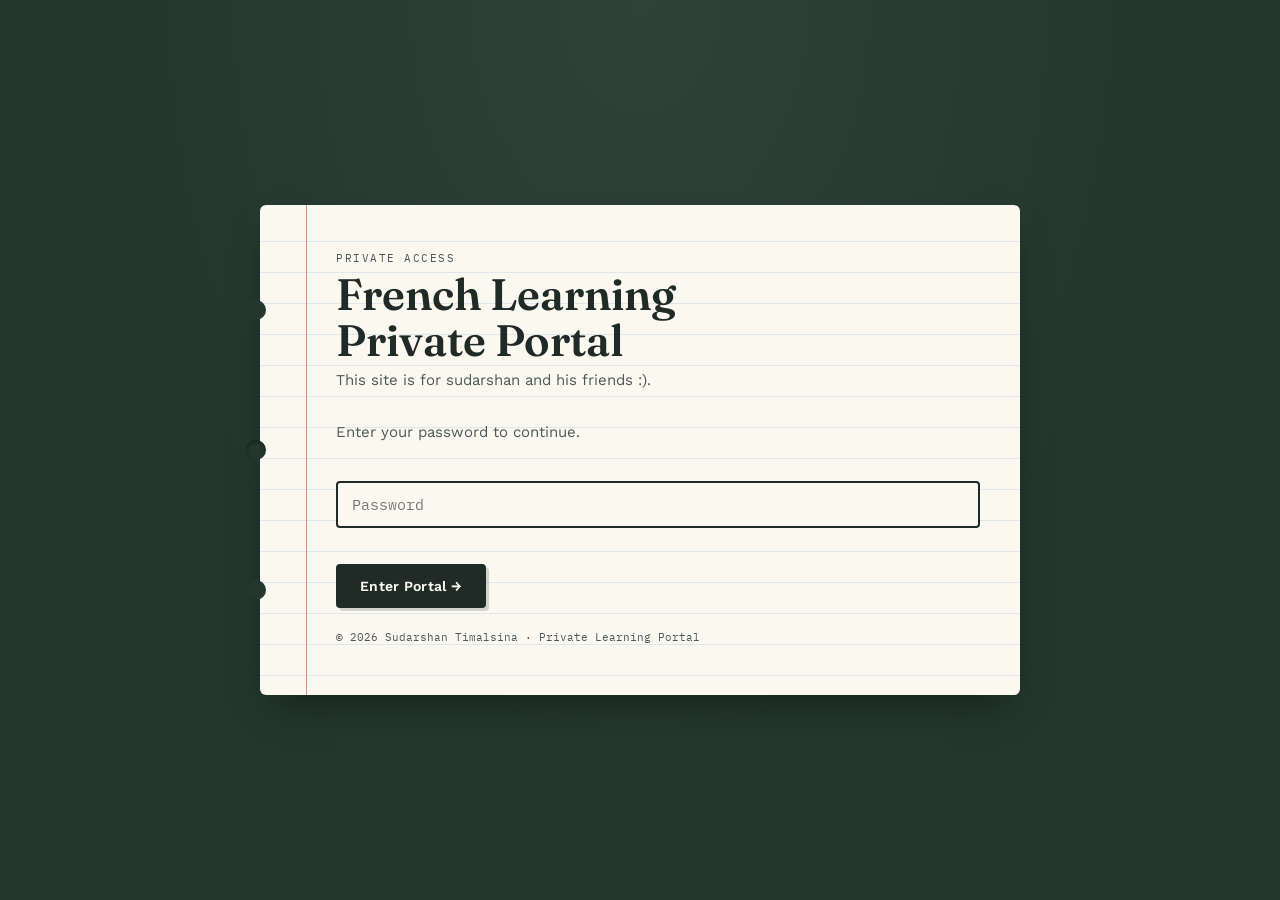
<file: index.html>
<!DOCTYPE html>
<html lang="en">
<head>
<meta charset="UTF-8">
<meta name="viewport" content="width=device-width, initial-scale=1.0">
<title>French Learning Private Portal</title>
<link rel="stylesheet" href="notebook-theme.css">
<style>
  /* ---- page-only additions (reuses notebook-theme.css tokens, no new colors) ---- */

  #app{ width:100%; }
  .screen{ display:none; }
  .screen.active{ display:block; animation: pageIn 0.35s ease; }

  /* password field, styled like the .btn family already in the theme */
  .pw-field{
    width:100%;
    font-family: var(--font-mono);
    font-size: 15px;
    padding: 12px 14px;
    border: 2px solid var(--ink);
    border-radius: 4px;
    background: var(--paper);
    color: var(--ink);
    margin: 6px 0 4px;
  }
  .pw-field:focus-visible{ outline: 2px solid var(--gold); outline-offset: 2px; }

  .portal-badge{
    display:inline-block;
    font-family: var(--font-mono);
    font-size: 11px;
    letter-spacing: 0.1em;
    text-transform: uppercase;
    color: var(--paper);
    background: var(--ink);
    padding: 3px 9px;
    border-radius: 20px;
    margin-bottom: 14px;
  }

  /* module cards reuse .stamp but sit in a tighter grid when there are many */
  .module-grid{
    display:grid;
    grid-template-columns: repeat(auto-fill, minmax(210px, 1fr));
    gap: 18px;
  }
  .module-grid .stamp{ flex:none; }

  @media (max-width: 560px){
    .module-grid{ grid-template-columns: 1fr; }
  }
</style>
</head>
<body>

<main class="page" id="app">

  <!-- =====================================================================
       SCREEN 1 — PASSWORD
       ===================================================================== -->
  <section class="screen active" id="screen-pw">
    <p class="eyebrow">Private Access</p>
    <h1 class="title">French Learning<br>Private Portal</h1>
    <p class="subtitle">This site is for sudarshan and his friends :).</p> <p class="subtitle">Enter your password to continue.</p>

    <input class="pw-field" type="password" id="pw-input" placeholder="Password" autocomplete="off" spellcheck="false">
    <div class="validation-msg" id="pw-error" style="min-height:18px; margin-bottom:14px;"></div>

    <button class="btn btn-primary" onclick="checkPassword()">Enter Portal →</button>
    <p class="kbd-hint" style="margin-top:22px;">© 2026 Sudarshan Timalsina · Private Learning Portal</p>
  </section>

  <!-- =====================================================================
       SCREEN 2 — HUB (buttons rendered dynamically from PASSWORDS config)
       ===================================================================== -->
  <section class="screen" id="screen-hub">
    <button class="back-link" onclick="logout()">← Log out</button>
    <span class="portal-badge" id="hub-badge">Student</span>
    <h1 class="title">Bienvenue !</h1>
    <p class="subtitle">Choose where you'd like to go.</p>
    <div class="stamp-row" id="hub-buttons"></div>
  </section>

  <!-- =====================================================================
       SCREEN 3 — STUDY DAILY CYCLES (9 module links, rendered from MODULES)
       ===================================================================== -->
  <section class="screen" id="screen-study">
    <button class="back-link" onclick="showScreen('screen-hub')">← Back</button>
    <p class="stamp-label">Study Daily Cycles</p>
    <h1 class="title">Your Modules</h1>
    <p class="subtitle">Select a module to open its daily tasks.</p>
    <div class="module-grid" id="study-buttons"></div>
  </section>

</main>

<script>
/* =========================================================================
   CONFIG — this is the only part you should need to touch to add,
   remove, or relink buttons and modules in the future.
   ========================================================================= */

// The 9 modules under "Study Daily Cycles" (same links as before).
const MODULES = [
  { num: "01A",    name: "Daily Tasks 1A",      href: "Speak French Fast academy/Module 1A/DAILY TASKS 1A.html" },
  { num: "01B",    name: "Daily Tasks 1B",      href: "Speak French Fast academy/Module 1B/DAILY TASKS 1B.html" },
  { num: "02",     name: "Lower Intermediate",  href: "Speak French Fast academy/Module 2 Lower Intermidate/DAILY TASK MODULE 2.html" },
  { num: "03",     name: "Intermediate",        href: "Speak French Fast academy/Module 3 Intermidate/MODULE 3.html" },
  { num: "04",     name: "Higher Intermediate", href: "Speak French Fast academy/module 4 Higher Intermidate/MODULE 4 REVIEWED.html" },
  { num: "05",     name: "Module Five",         href: "Speak French Fast academy/Module 5/MODULE FIVE.html" },
  { num: "06",     name: "Module Six",          href: "Speak French Fast academy/Module 6/MODULE SIX.html" },
  { num: "Bonus",  name: "Movies & Songs",      href: "Speak French Fast academy/Movie and songs/index.html" },
  { num: "Special",name: "Passed in 4 Months",  href: "Speak French Fast academy/Passed in 4 months/index.html" }
];

// Every possible hub button lives here once. To add a new button in the
// future: add an entry here, then reference its key in a password's
// "buttons" array below.
const BUTTON_DEFS = {
  study: {
    num: "01", name: "Study Daily Cycles",
    desc: "9 modules of daily tasks, from beginner to advanced.",
    action: () => showScreen('screen-study')
  },
  conj: {
    num: "02", name: "Conjugation Practice",
    desc: "Drill French verb conjugations.",
    href: "Conj.html"
  },
  tcf: {
    num: "03", name: "TCF Cycles",
    desc: "3 full exam-prep cycles for the TCF Canada.",
    href: "tcf.html"
  },
  links: {
    num: "04", name: "Links",
    desc: "Useful external links and references.",
    href: "Links.html"
  },
  resources: {
    num: "05", name: "Other Resources",
    desc: "Vocabulary, speaking drills, and extra tools.",
    href: "resources.html"
  },
  shadow: {
    num: "06", name: "shadow",
    desc: "shadow to your own text.",
    href: "shadow.html"
  }
};

// Passwords → which buttons that password unlocks, in order.
const PASSWORDS = {
  "Timalsina": { badge: "Student", buttons: ["study", "conj", "shadow"] },
  "admin":     { badge: "Admin",   buttons: ["study", "conj", "tcf", "links", "shadow", "resources"] }
};

/* =========================================================================
   APP LOGIC — shouldn't need to change this
   ========================================================================= */

function showScreen(id) {
  document.querySelectorAll('.screen').forEach(s => s.classList.remove('active'));
  document.getElementById(id).classList.add('active');
}

function checkPassword() {
  const input = document.getElementById('pw-input');
  const err = document.getElementById('pw-error');
  const val = input.value;

  const match = PASSWORDS[val];
  if (match) {
    err.textContent = '';
    renderHub(match);
    showScreen('screen-hub');
  } else {
    err.textContent = 'Incorrect password. Please try again.';
    input.value = '';
    input.focus();
  }
}

function renderHub(config) {
  document.getElementById('hub-badge').textContent = config.badge;
  const row = document.getElementById('hub-buttons');
  row.innerHTML = '';

  config.buttons.forEach((key, i) => {
    const def = BUTTON_DEFS[key];
    const btn = document.createElement('button');
    btn.className = 'stamp';
    btn.type = 'button';
    btn.innerHTML = `
      <span class="num">${String(i + 1).padStart(2, '0')}</span>
      <span class="name">${def.name}</span>
      <span class="desc">${def.desc}</span>`;
    btn.addEventListener('click', () => {
      if (def.href) window.location.href = def.href;
      else if (def.action) def.action();
    });
    row.appendChild(btn);
  });
}

function renderModules() {
  const grid = document.getElementById('study-buttons');
  grid.innerHTML = MODULES.map(m => `
    <a class="stamp" href="${m.href.replace(/"/g, '&quot;')}" style="display:block; text-decoration:none; color:inherit;">
      <span class="num">Module ${m.num}</span>
      <span class="name">${m.name}</span>
      <span class="desc">Open →</span>
    </a>`).join('');
}

function logout() {
  document.getElementById('pw-input').value = '';
  document.getElementById('pw-error').textContent = '';
  showScreen('screen-pw');
}

document.getElementById('pw-input').addEventListener('keydown', e => {
  if (e.key === 'Enter') checkPassword();
});

renderModules();
</script>

</body>
</html>
</file>
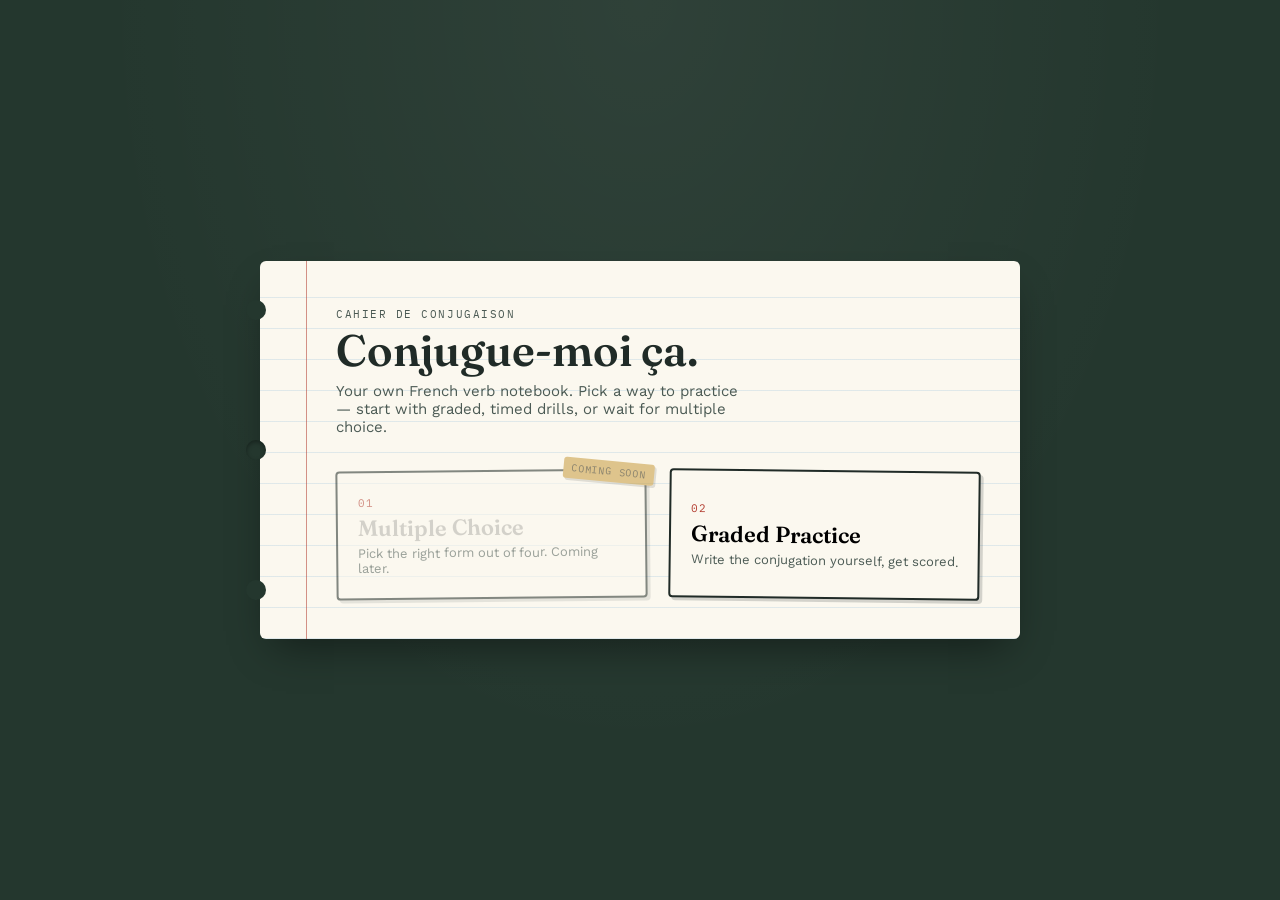
<file: Conj.html>
<!DOCTYPE html>
<html lang="en">
<head>
<meta charset="UTF-8" />
<meta name="viewport" content="width=device-width, initial-scale=1.0" />
<title>Cahier de Conjugaison</title>
<link rel="stylesheet" href="notebook-theme.css">
<style>
  /* App-specific styles — layered on top of notebook-theme.css.
     Anything generic (buttons, switches, chips, the paper card, etc.)
     already lives in the theme file. */

  .timer-input-row{ display:flex; align-items:center; gap: 10px; margin-top: 14px; }
  .timer-input-row input[type=number]{
    width: 70px;
    font-family: var(--font-mono);
    font-size: 15px;
    padding: 8px 10px;
    border: 1.5px solid var(--ink-soft);
    border-radius: 4px;
    background: #fff;
  }
  .timer-input-row.hidden{ display:none; }

  .settings-footer{ margin-top: 30px; display:flex; align-items:center; gap: 14px; }

  /* ---------- session ---------- */
  .session-topbar{
    display:flex;
    align-items:center;
    justify-content:space-between;
    flex-wrap:wrap;
    gap: 10px;
    margin-bottom: 26px;
    padding-bottom: 16px;
    border-bottom: 1px solid var(--paper-edge);
  }
  .stat{ font-family: var(--font-mono); font-size: 13px; color: var(--ink-soft); }
  .stat strong{ color: var(--ink); font-size: 15px; }
  .stat.timer-low strong{ color: var(--margin-red); }
  .stats-cluster{ display:flex; gap:22px; flex-wrap:wrap; }

  /* the tense name — a clear, legible stamped label (not the cursive font) */
  .tense-banner{ margin: 0 0 18px; }

  /* pronoun/name + infinitive, shown side by side at the same size */
  .prompt-card{ margin: 0 0 26px; }
  .prompt-line{
    display:flex;
    align-items:baseline;
    gap: 16px;
    flex-wrap: wrap;
    margin: 0;
  }
  .prompt-word{
    font-family: var(--font-display);
    font-size: 42px;
    font-weight: 600;
    color: var(--ink);
  }
  #prompt-infinitive{ font-style: italic; }
  .prompt-english{
    font-size: 14px;
    font-style: italic;
    color: var(--ink-soft);
    margin: 8px 0 0;
  }

  .answer-row{ display:flex; gap: 12px; align-items:center; flex-wrap:wrap; }
  #answer-input{
    flex: 1 1 220px;
    font-family: var(--font-mono);
    font-size: 20px;
    padding: 12px 14px;
    border: none;
    border-bottom: 2px solid var(--ink);
    background: transparent;
    color: var(--ink);
  }
  #answer-input:focus{ outline:none; border-bottom-color: var(--gold); }
  #answer-input.correct{ border-bottom-color: var(--green-ok); color: var(--green-ok); }
  #answer-input.incorrect{ border-bottom-color: var(--margin-red); color: var(--margin-red); }

  .session-footer{ margin-top: 30px; display:flex; align-items:center; justify-content:space-between; flex-wrap:wrap; gap: 14px; }

  /* ---------- end screen ---------- */
  .end-pct{ font-family: var(--font-pen); font-size: 26px; color: var(--margin-red); margin: 0 0 30px; }
  .end-actions{ display:flex; gap:14px; flex-wrap:wrap; }

  @media (max-width: 560px){
    .prompt-word{ font-size: 32px; }
  }
</style>
</head>
<body>

<!-- ================= HOME ================= -->
<main class="page screen active" id="screen-home">
  <p class="eyebrow">Cahier de Conjugaison</p>
  <h1 class="title">Conjugue-moi ça.</h1>
  <p class="subtitle">Your own French verb notebook. Pick a way to practice — start with graded, timed drills, or wait for multiple choice.</p>

  <div class="stamp-row">
    <button class="stamp" id="btn-mc" disabled>
      <span class="badge-soon">Coming Soon</span>
      <span class="num">01</span>
      <span class="name">Multiple Choice</span>
      <span class="desc">Pick the right form out of four. Coming later.</span>
    </button>
    <button class="stamp" id="btn-graded">
      <span class="num">02</span>
      <span class="name">Graded Practice</span>
      <span class="desc">Write the conjugation yourself, get scored.</span>
    </button>
  </div>
</main>

<!-- ================= SETTINGS ================= -->
<main class="page screen" id="screen-settings">
  <button class="back-link" id="settings-back">&larr; Home</button>
  <p class="eyebrow">Graded Practice</p>
  <h1 class="title" style="font-size:34px;">Settings</h1>
  <p class="subtitle">Set up your drill, then hit start.</p>

  <div class="setting">
    <div class="setting-head">
      <div>
        <p class="setting-label">Show English meaning</p>
        <p class="setting-hint">Show the English meaning next to each infinitive.</p>
      </div>
      <button class="switch" id="toggle-english" role="switch" aria-checked="false"></button>
    </div>
  </div>

  <div class="setting">
    <div class="setting-head">
      <div>
        <p class="setting-label">Names instead of pronouns</p>
        <p class="setting-hint">Swap il / elle / ils / elles for a random French first name.</p>
      </div>
      <button class="switch" id="toggle-names" role="switch" aria-checked="false"></button>
    </div>
  </div>

  <div class="setting">
    <p class="setting-label">Pronouns</p>
    <p class="setting-hint">Which subject pronouns should show up?</p>
    <div class="chip-grid" id="pronoun-chips"></div>
    <div class="quick-links">
      <button type="button" data-pronoun-all="true">Select all</button>
      <button type="button" data-pronoun-all="false">Select none</button>
    </div>
  </div>

  <div class="setting">
    <p class="setting-label">Tenses</p>
    <p class="setting-hint">Which tenses should show up?</p>
    <div class="checkbox-list" id="tense-list"></div>
    <div class="quick-links">
      <button type="button" data-tense-all="true">Select all</button>
      <button type="button" data-tense-all="false">Select none</button>
    </div>
  </div>

  <div class="setting">
    <div class="setting-head">
      <div>
        <p class="setting-label">Timer</p>
        <p class="setting-hint">Give yourself a time limit for the session.</p>
      </div>
      <button class="switch" id="toggle-timer" role="switch" aria-checked="false"></button>
    </div>
    <div class="timer-input-row hidden" id="timer-input-row">
      <input type="number" id="timer-minutes" min="1" max="180" value="10" />
      <span class="setting-hint">minutes</span>
    </div>
  </div>

  <div class="settings-footer">
    <button class="btn btn-primary" id="btn-start">Start</button>
    <span class="validation-msg" id="settings-validation"></span>
  </div>
</main>

<!-- ================= SESSION ================= -->
<main class="page screen" id="screen-session">
  <div class="session-topbar">
    <button class="btn btn-ghost btn-sm" id="btn-finish">Finish</button>
    <div class="stats-cluster">
      <span class="stat" id="stat-timer" style="display:none;">⏳ <strong id="stat-timer-val">--:--</strong></span>
      <span class="stat">Score <strong id="stat-score">0/0</strong></span>
      <span class="stat">Accuracy <strong id="stat-pct">0%</strong></span>
    </div>
  </div>

  <p class="stamp-label tense-banner" id="tense-banner">Présent de l'Indicatif</p>

  <div class="prompt-card">
    <p class="prompt-line">
      <span class="prompt-word" id="prompt-subject">il</span>
      <span class="prompt-word" id="prompt-infinitive">parler</span>
    </p>
    <p class="prompt-english" id="prompt-english"></p>
  </div>

  <div class="answer-row">
    <input type="text" id="answer-input" autocomplete="off" autocapitalize="off" spellcheck="false" placeholder="…" />
    <button class="btn btn-ghost" id="btn-skip">Skip</button>
    <button class="btn btn-primary" id="btn-check">Check</button>
  </div>

  <div class="feedback" id="feedback"></div>

  <div class="session-footer">
    <span class="kbd-hint"><kbd>Enter</kbd> check / next &nbsp;·&nbsp; <kbd>&rarr;</kbd> skip</span>
  </div>
</main>

<!-- ================= END ================= -->
<main class="page screen" id="screen-end">
  <p class="eyebrow">Session Complete</p>
  <h1 class="title" style="font-size:34px;">Nice work!</h1>
  <p class="stat-big" id="end-score">0<span>/0</span></p>
  <p class="end-pct" id="end-pct">0% accuracy</p>
  <div class="end-actions">
    <button class="btn btn-primary" id="btn-replay">Replay</button>
    <button class="btn btn-ghost" id="btn-new-settings">New Settings</button>
    <button class="btn btn-ghost" id="btn-home">Home</button>
  </div>
</main>

<script src="verbs.js"></script>
<script>
(function(){
  "use strict";

  /* ---------------------------------------------------------------------
     SCREEN NAVIGATION
     --------------------------------------------------------------------- */
  function showScreen(id){
    document.querySelectorAll(".screen").forEach(function(s){ s.classList.remove("active"); });
    document.getElementById(id).classList.add("active");
  }

  document.getElementById("btn-graded").addEventListener("click", function(){ showScreen("screen-settings"); });
  document.getElementById("settings-back").addEventListener("click", function(){ showScreen("screen-home"); });
  document.getElementById("btn-home").addEventListener("click", function(){ showScreen("screen-home"); });
  document.getElementById("btn-new-settings").addEventListener("click", function(){ showScreen("screen-settings"); });

  /* ---------------------------------------------------------------------
     SETTINGS SCREEN — build controls from PRONOUNS / TENSES metadata
     --------------------------------------------------------------------- */
  var pronounChipsEl = document.getElementById("pronoun-chips");
  PRONOUNS.forEach(function(p){
    var wrap = document.createElement("label");
    wrap.style.display = "inline-flex";
    wrap.innerHTML =
      '<input class="chip-input" type="checkbox" checked value="' + p.key + '" id="pronoun-' + p.key + '">' +
      '<span class="chip">' + p.label + '</span>';
    pronounChipsEl.appendChild(wrap);
  });

  var tenseListEl = document.getElementById("tense-list");
  TENSES.forEach(function(t){
    var row = document.createElement("label");
    row.className = "checkbox-row";
    row.innerHTML =
      '<input type="checkbox" checked value="' + t.key + '" id="tense-' + t.key + '"> ' + t.label;
    tenseListEl.appendChild(row);
  });

  document.querySelectorAll("[data-pronoun-all]").forEach(function(btn){
    btn.addEventListener("click", function(){
      var val = btn.getAttribute("data-pronoun-all") === "true";
      document.querySelectorAll("#pronoun-chips input").forEach(function(i){ i.checked = val; });
    });
  });
  document.querySelectorAll("[data-tense-all]").forEach(function(btn){
    btn.addEventListener("click", function(){
      var val = btn.getAttribute("data-tense-all") === "true";
      document.querySelectorAll("#tense-list input").forEach(function(i){ i.checked = val; });
    });
  });

  /* toggle switches */
  function wireSwitch(id, onChange){
    var el = document.getElementById(id);
    el.addEventListener("click", function(){
      var next = el.getAttribute("aria-checked") !== "true";
      el.setAttribute("aria-checked", String(next));
      if (onChange) onChange(next);
    });
    return el;
  }
  wireSwitch("toggle-english");
  wireSwitch("toggle-names");
  wireSwitch("toggle-timer", function(on){
    document.getElementById("timer-input-row").classList.toggle("hidden", !on);
  });

  function isOn(id){ return document.getElementById(id).getAttribute("aria-checked") === "true"; }

  /* ---------------------------------------------------------------------
     GATHER + VALIDATE SETTINGS, START SESSION
     --------------------------------------------------------------------- */
  document.getElementById("btn-start").addEventListener("click", function(){
    var msg = document.getElementById("settings-validation");
    msg.textContent = "";

    var pronouns = Array.prototype.slice.call(document.querySelectorAll("#pronoun-chips input:checked")).map(function(i){ return i.value; });
    var tenses = Array.prototype.slice.call(document.querySelectorAll("#tense-list input:checked")).map(function(i){ return i.value; });
    var timerOn = isOn("toggle-timer");
    var minutes = parseInt(document.getElementById("timer-minutes").value, 10);

    if (pronouns.length === 0){ msg.textContent = "Choose at least one pronoun."; return; }
    if (tenses.length === 0){ msg.textContent = "Choose at least one tense."; return; }
    if (timerOn && (!minutes || minutes <= 0)){ msg.textContent = "Enter a valid number of minutes."; return; }

    var settings = {
      showEnglish: isOn("toggle-english"),
      useNames: isOn("toggle-names"),
      pronouns: pronouns,
      tenses: tenses,
      timerOn: timerOn,
      timerMinutes: minutes,
    };
    startSession(settings);
  });

  /* ---------------------------------------------------------------------
     SESSION STATE
     --------------------------------------------------------------------- */
  var session = null;

  function pickRandom(arr){ return arr[Math.floor(Math.random() * arr.length)]; }

  function pickNames(genderKey, count){
    var pool = NAMES.filter(function(n){ return genderKey === "any" || n.gender === genderKey; });
    var picked = [];
    var copy = pool.slice();
    for (var i = 0; i < count && copy.length; i++){
      var idx = Math.floor(Math.random() * copy.length);
      picked.push(copy.splice(idx, 1)[0].name);
    }
    return picked;
  }

  function subjectDisplay(pronounKey, useNames){
    if (!useNames) return pronounLabel(pronounKey);
    if (pronounKey === "il")    return pickNames("m", 1)[0];
    if (pronounKey === "elle")  return pickNames("f", 1)[0];
    if (pronounKey === "ils")   return pickNames("any", 2).join(" et ");
    if (pronounKey === "elles") return pickNames("f", 2).join(" et ");
    return pronounLabel(pronounKey); // je / tu / on stay as-is
  }

  function pronounLabel(key){
    var found = PRONOUNS.filter(function(p){ return p.key === key; })[0];
    return found ? found.label : key;
  }

  function tenseLabel(key){
    var found = TENSES.filter(function(t){ return t.key === key; })[0];
    return found ? found.label : key;
  }

  function startSession(settings){
    session = {
      settings: settings,
      score: 0,
      attempted: 0,
      checked: false,
      lastKey: null,
      current: null,
      timerRemaining: settings.timerOn ? settings.timerMinutes * 60 : null,
      timerHandle: null,
    };
    showScreen("screen-session");
    document.getElementById("stat-timer").style.display = settings.timerOn ? "" : "none";
    updateStatsBar();
    if (settings.timerOn) startTimer();
    nextQuestion();
    document.getElementById("answer-input").focus();
  }

  function startTimer(){
    updateTimerDisplay();
    session.timerHandle = setInterval(function(){
      session.timerRemaining--;
      updateTimerDisplay();
      if (session.timerRemaining <= 0){
        clearInterval(session.timerHandle);
        endSession();
      }
    }, 1000);
  }

  function updateTimerDisplay(){
    var el = document.getElementById("stat-timer-val");
    var s = Math.max(0, session.timerRemaining);
    var m = Math.floor(s / 60);
    var sec = s % 60;
    el.textContent = String(m).padStart(2, "0") + ":" + String(sec).padStart(2, "0");
    document.getElementById("stat-timer").classList.toggle("timer-low", s <= 30);
  }

  function updateStatsBar(){
    document.getElementById("stat-score").textContent = session.score + "/" + session.attempted;
    var pct = session.attempted ? Math.round((session.score / session.attempted) * 100) : 0;
    document.getElementById("stat-pct").textContent = pct + "%";
  }

  /* ---------------------------------------------------------------------
     QUESTION GENERATION
     --------------------------------------------------------------------- */
  function nextQuestion(){
    var s = session.settings;
    var attempt = 0, q;
    do {
      var verb = pickRandom(VERBS);
      var tenseKey = pickRandom(s.tenses);
      var pronounKey = pickRandom(s.pronouns);
      q = { verb: verb, tenseKey: tenseKey, pronounKey: pronounKey };
      attempt++;
    } while (
      session.lastKey === (q.verb.infinitive + q.tenseKey + q.pronounKey) &&
      attempt < 8
    );
    session.lastKey = q.verb.infinitive + q.tenseKey + q.pronounKey;

    session.current = {
      verb: q.verb,
      tenseKey: q.tenseKey,
      pronounKey: q.pronounKey,
      subjectText: subjectDisplay(q.pronounKey, s.useNames),
      answer: q.verb.conjugations[q.tenseKey][q.pronounKey],
    };
    session.checked = false;

    document.getElementById("tense-banner").textContent = tenseLabel(q.tenseKey);
    document.getElementById("prompt-subject").textContent = session.current.subjectText;
    document.getElementById("prompt-infinitive").textContent = q.verb.infinitive;
    document.getElementById("prompt-english").textContent = s.showEnglish ? "— " + q.verb.english : "";

    var input = document.getElementById("answer-input");
    input.value = "";
    input.readOnly = false;
    input.className = "";
    input.focus();

    document.getElementById("feedback").innerHTML = "";
    document.getElementById("feedback").className = "feedback";
    document.getElementById("btn-check").textContent = "Check";
  }

  /* ---------------------------------------------------------------------
     CHECK / SKIP / ADVANCE
     --------------------------------------------------------------------- */
  var MARK_CHECK = '<svg class="mark" viewBox="0 0 26 26"><path d="M4 14 L11 21 L22 5" stroke="currentColor"/></svg>';
  var MARK_CROSS = '<svg class="mark" viewBox="0 0 26 26"><path d="M5 5 L21 21 M21 5 L5 21" stroke="currentColor"/></svg>';

  function normalize(str){
    return str.trim().toLowerCase().replace(/\s+/g, " ");
  }

  function checkAnswer(){
    if (!session || session.checked) { advance(); return; }
    var input = document.getElementById("answer-input");
    var given = normalize(input.value);
    var correct = normalize(session.current.answer);
    var isCorrect = given === correct && given.length > 0;

    session.checked = true;
    session.attempted++;
    if (isCorrect) session.score++;
    updateStatsBar();

    input.readOnly = true;
    input.className = isCorrect ? "correct" : "incorrect";

    var fb = document.getElementById("feedback");
    if (isCorrect){
      fb.className = "feedback ok";
      fb.innerHTML = MARK_CHECK + "Correct!";
    } else {
      fb.className = "feedback bad";
      fb.innerHTML = MARK_CROSS + "Answer: " + session.current.answer;
    }
    document.getElementById("btn-check").textContent = "Next →";
  }

  function advance(){
    nextQuestion();
  }

  function skip(){
    if (!session) return;
    advance(); // skipping never affects score, whether checked or not
  }

  document.getElementById("btn-check").addEventListener("click", function(){
    if (session && session.checked) advance(); else checkAnswer();
  });
  document.getElementById("btn-skip").addEventListener("click", skip);
  document.getElementById("btn-finish").addEventListener("click", endSession);

  document.getElementById("answer-input").addEventListener("keydown", function(e){
    if (e.key === "Enter"){
      e.preventDefault();
      if (session && session.checked) advance(); else checkAnswer();
      return;
    }
    if (e.key === "ArrowRight" && session){
      // once an answer's been checked, the field is read-only: arrow always skips.
      if (session.checked){ e.preventDefault(); skip(); return; }
      // while typing, only skip if the cursor is already at the end (nothing to move past)
      var input = e.target;
      var atEnd = input.selectionStart === input.value.length && input.selectionEnd === input.value.length;
      if (atEnd){ e.preventDefault(); skip(); }
    }
  });

  /* ---------------------------------------------------------------------
     END SESSION
     --------------------------------------------------------------------- */
  function endSession(){
    if (session && session.timerHandle) clearInterval(session.timerHandle);
    var score = session ? session.score : 0;
    var attempted = session ? session.attempted : 0;
    var pct = attempted ? Math.round((score / attempted) * 100) : 0;

    document.getElementById("end-score").innerHTML = score + "<span>/" + attempted + "</span>";
    document.getElementById("end-pct").textContent = pct + "% accuracy";
    showScreen("screen-end");
  }

  document.getElementById("btn-replay").addEventListener("click", function(){
    if (session) startSession(session.settings);
  });

})();
</script>
</body>
</html>
</file>
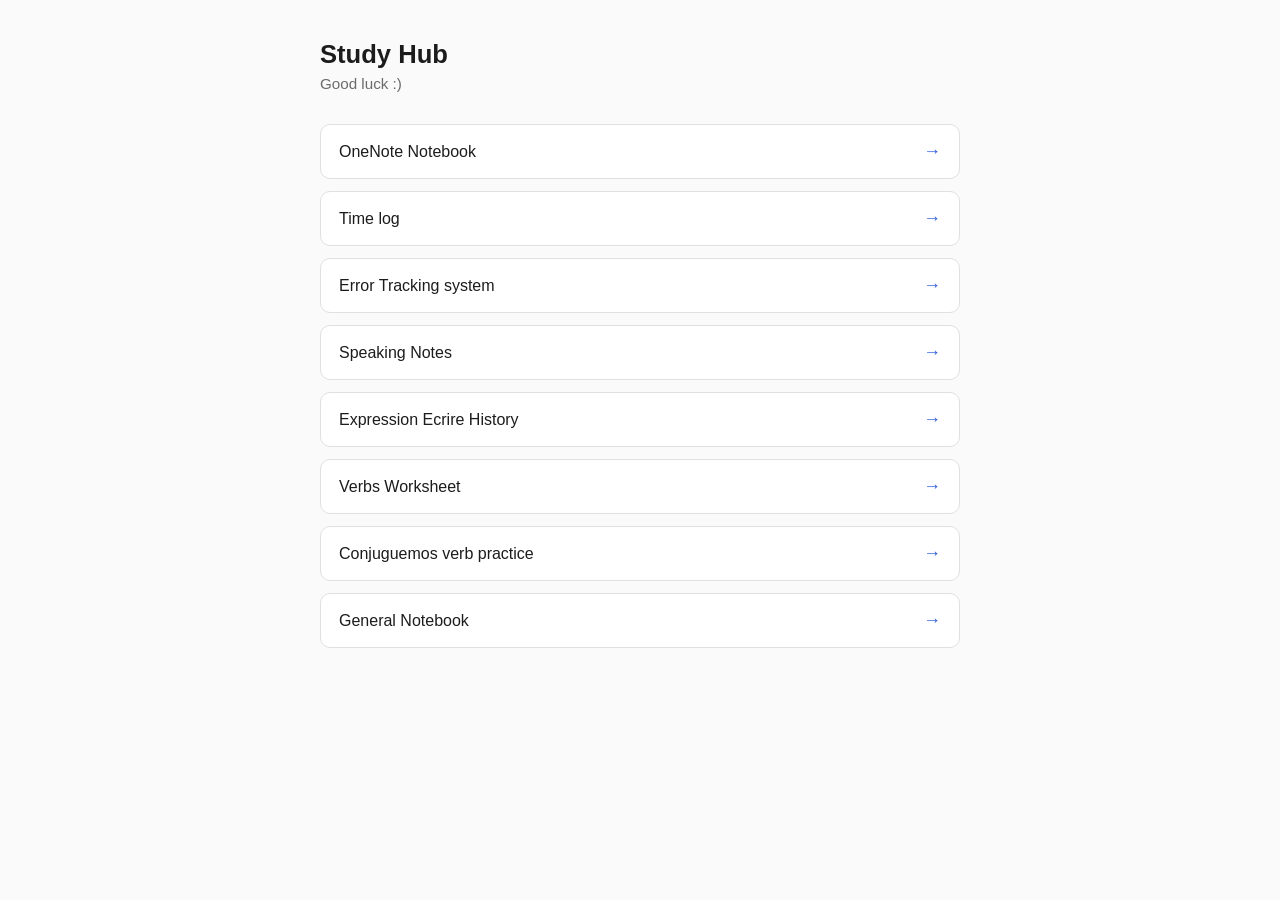
<file: links.html>
<!DOCTYPE html>
<html lang="en">
<head>
<meta charset="UTF-8">
<meta name="viewport" content="width=device-width, initial-scale=1.0">
<title>Study Hub</title>
<style>
  :root {
    --bg: #fafafa;
    --card-bg: #ffffff;
    --border: #e0e0e0;
    --text: #1c1c1c;
    --text-muted: #6b6b6b;
    --accent: #2f5fdb;
    --accent-hover: #24469f;
    --radius: 10px;
  }

  * { box-sizing: border-box; }

  body {
    margin: 0;
    background: var(--bg);
    color: var(--text);
    font-family: -apple-system, BlinkMacSystemFont, "Segoe UI", Roboto, Helvetica, Arial, sans-serif;
    padding: 40px 20px 80px;
  }

  header {
    max-width: 640px;
    margin: 0 auto 32px;
    text-align: left;
  }

  header h1 {
    font-size: 1.6rem;
    margin: 0 0 6px;
  }

  header p {
    margin: 0;
    color: var(--text-muted);
    font-size: 0.95rem;
  }

  main {
    max-width: 640px;
    margin: 0 auto;
    display: flex;
    flex-direction: column;
    gap: 12px;
  }

  /* Sudarshan fvwsfvbsfjb sudarshan  */

  /* START: link-button */
  .file-btn {
    display: flex;
    align-items: center;
    justify-content: space-between;
    gap: 12px;
    padding: 16px 18px;
    background: var(--card-bg);
    border: 1px solid var(--border);
    border-radius: var(--radius);
    text-decoration: none;
    color: var(--text);
    font-size: 1rem;
    font-weight: 500;
    transition: border-color 0.15s ease, transform 0.1s ease;
  }

  .file-btn:hover {
    border-color: var(--accent);
    transform: translateY(-1px);
  }

  .file-btn:active {
    transform: translateY(0);
  }

  .file-btn .arrow {
    color: var(--accent);
    font-size: 1.1rem;
    flex-shrink: 0;
  }
  /* END: link-button */

  footer {
    max-width: 640px;
    margin: 40px auto 0;
    color: var(--text-muted);
    font-size: 0.85rem;
  }
</style>
</head>
<body>

  <header>
    <h1>Study Hub</h1>
    <p>Good luck :)</p>
  </header>

  <main>

       <!-- START: link-button -->
    <a class="file-btn" href="https://1drv.ms/o/c/1013facec91d6eb7/IgBE6cD_rYuySpuGmdpNJNyvAX6cRzN64WuXYN1sP42Pahs?e=SjZlLb" target="_blank" rel="noopener noreferrer">
      <span>OneNote Notebook</span>
      <span class="arrow">→</span>
    </a>
    <!-- END: link-button -->
    
    <!-- START: link-button (copy this whole <a> block to add a new link) -->
    <a class="file-btn" href="https://docs.google.com/spreadsheets/d/1bsjlXAd9IN4_rnEcBz8uEVvwIu0K0Nazzkry-aAnC68/edit?usp=sharing" target="_blank" rel="noopener noreferrer">
      <span>Time log</span>
      <span class="arrow">→</span>
    </a>
    <!-- END: link-button -->

    <!-- START: link-button -->
    <a class="file-btn" href="https://docs.google.com/spreadsheets/d/1ML3syWqRnNUc1WbOiQWzSPsSvE8s-aNRAF5YRnyz3Ok/edit?usp=sharing" target="_blank" rel="noopener noreferrer">
      <span>Error Tracking system</span>
      <span class="arrow">→</span>
    </a>
    <!-- END: link-button -->

    <!-- START: link-button -->
    <a class="file-btn" href="https://docs.google.com/document/d/1WAkLx0dB2SmfoaRKuPxLn6gz0SkVdCajMEvuzJXay8I/edit?usp=sharing" target="_blank" rel="noopener noreferrer">
      <span>Speaking Notes</span>
      <span class="arrow">→</span>
    </a>
    <!-- END: link-button -->

    <!-- START: link-button -->
    <a class="file-btn" href="https://docs.google.com/document/d/10eiZOYcNis-KoYvYH2RsZ4eMfRhXx_Hc5FQ0R927i9o/edit?tab=t.0#heading=h.3eqblquwgzrr" target="_blank" rel="noopener noreferrer">
      <span>Expression Ecrire History</span>
      <span class="arrow">→</span>
    </a>
    <!-- END: link-button -->

    <!-- START: link-button -->
    <a class="file-btn" href="https://docs.google.com/spreadsheets/d/1pZ3wCWgSWKbE2J_ujBySkijs5ByXEJYpXh5XDmjMndw/edit?usp=sharing" target="_blank" rel="noopener noreferrer">
      <span>Verbs Worksheet</span>
      <span class="arrow">→</span>
    </a>
    <!-- END: link-button -->

      <!-- START: link-button -->
    <a class="file-btn" href="https://conjuguemos.com/verb/1" target="_blank" rel="noopener noreferrer">
      <span>Conjuguemos verb practice</span>
      <span class="arrow">→</span>
    </a>
    <!-- END: link-button -->

  <!-- START: link-button -->
    <a class="file-btn" href="https://docs.google.com/document/d/1l1jjddjzZrQOkWmdF8CVRXTj4LADspP_vW8H8_zfq8Y/edit?usp=sharing" target="_blank" rel="noopener noreferrer">
      <span>General Notebook</span>
      <span class="arrow">→</span>
    </a>
    <!-- END: link-button -->

  </main>

  <footer>
  </footer>

</body>
</html>
</file>
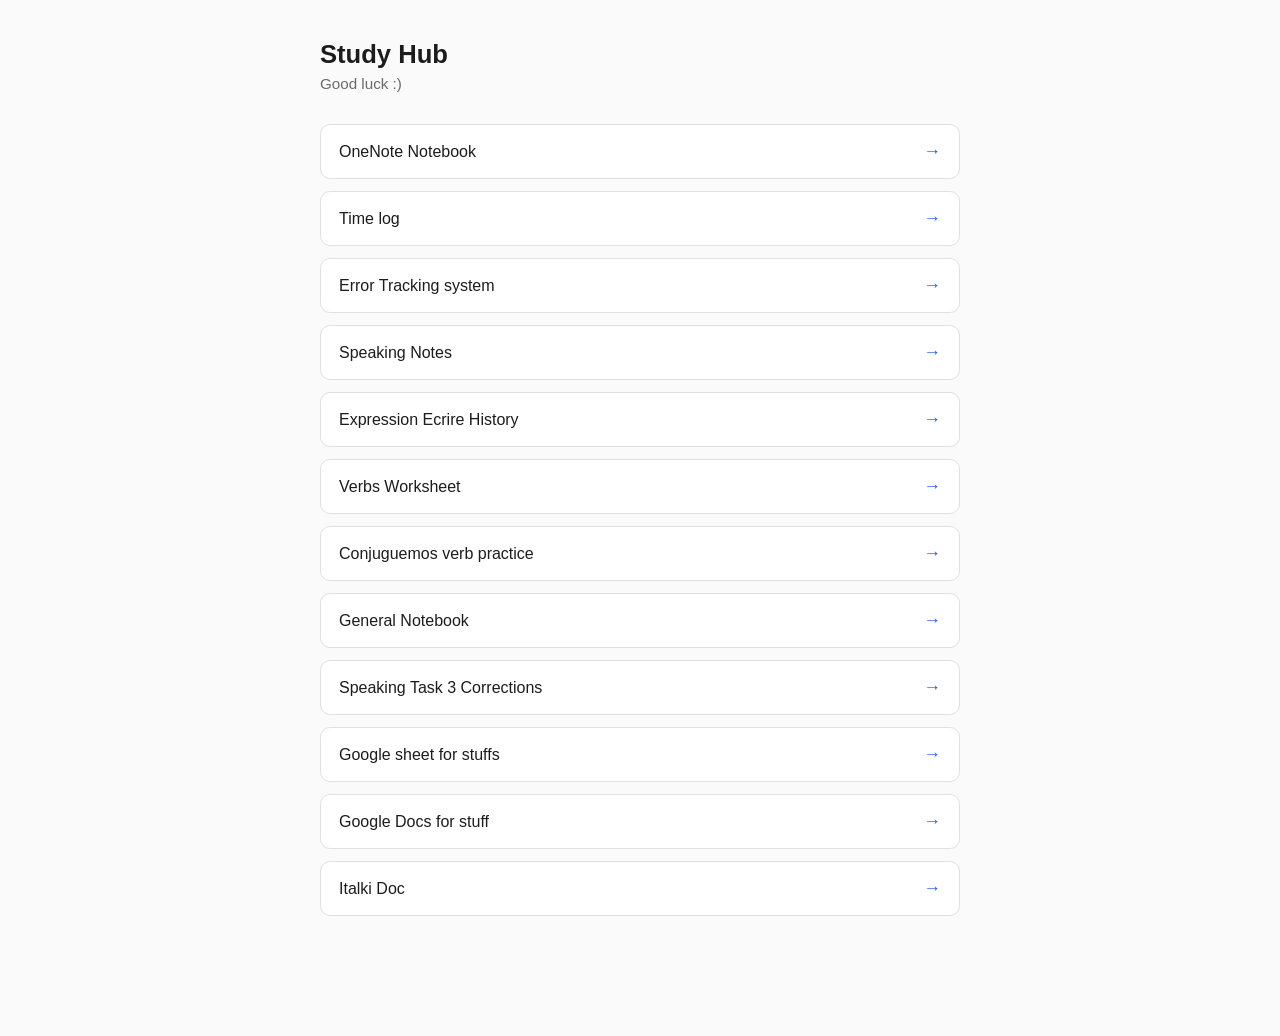
<file: Links.html>
<!DOCTYPE html>
<html lang="en">
<head>
<meta charset="UTF-8">
<meta name="viewport" content="width=device-width, initial-scale=1.0">
<title>Study Hub</title>
<style>
  :root {
    --bg: #fafafa;
    --card-bg: #ffffff;
    --border: #e0e0e0;
    --text: #1c1c1c;
    --text-muted: #6b6b6b;
    --accent: #2f5fdb;
    --accent-hover: #24469f;
    --radius: 10px;
  }

  * { box-sizing: border-box; }

  body {
    margin: 0;
    background: var(--bg);
    color: var(--text);
    font-family: -apple-system, BlinkMacSystemFont, "Segoe UI", Roboto, Helvetica, Arial, sans-serif;
    padding: 40px 20px 80px;
  }

  header {
    max-width: 640px;
    margin: 0 auto 32px;
    text-align: left;
  }

  header h1 {
    font-size: 1.6rem;
    margin: 0 0 6px;
  }

  header p {
    margin: 0;
    color: var(--text-muted);
    font-size: 0.95rem;
  }

  main {
    max-width: 640px;
    margin: 0 auto;
    display: flex;
    flex-direction: column;
    gap: 12px;
  }

  /* Sudarshan fvwsfvbsfjb sudarshan  */

  /* START: link-button */
  .file-btn {
    display: flex;
    align-items: center;
    justify-content: space-between;
    gap: 12px;
    padding: 16px 18px;
    background: var(--card-bg);
    border: 1px solid var(--border);
    border-radius: var(--radius);
    text-decoration: none;
    color: var(--text);
    font-size: 1rem;
    font-weight: 500;
    transition: border-color 0.15s ease, transform 0.1s ease;
  }

  .file-btn:hover {
    border-color: var(--accent);
    transform: translateY(-1px);
  }

  .file-btn:active {
    transform: translateY(0);
  }

  .file-btn .arrow {
    color: var(--accent);
    font-size: 1.1rem;
    flex-shrink: 0;
  }
  /* END: link-button */

  footer {
    max-width: 640px;
    margin: 40px auto 0;
    color: var(--text-muted);
    font-size: 0.85rem;
  }
</style>
</head>
<body>

  <header>
    <h1>Study Hub</h1>
    <p>Good luck :)</p>
  </header>

  <main>

       <!-- START: link-button -->
    <a class="file-btn" href="https://1drv.ms/o/c/1013facec91d6eb7/IgBE6cD_rYuySpuGmdpNJNyvAX6cRzN64WuXYN1sP42Pahs?e=SjZlLb" target="_blank" rel="noopener noreferrer">
      <span>OneNote Notebook</span>
      <span class="arrow">→</span>
    </a>
    <!-- END: link-button -->
    
    <!-- START: link-button (copy this whole <a> block to add a new link) -->
    <a class="file-btn" href="https://docs.google.com/spreadsheets/d/1bsjlXAd9IN4_rnEcBz8uEVvwIu0K0Nazzkry-aAnC68/edit?usp=sharing" target="_blank" rel="noopener noreferrer">
      <span>Time log</span>
      <span class="arrow">→</span>
    </a>
    <!-- END: link-button -->

    <!-- START: link-button -->
    <a class="file-btn" href="https://docs.google.com/spreadsheets/d/1ML3syWqRnNUc1WbOiQWzSPsSvE8s-aNRAF5YRnyz3Ok/edit?usp=sharing" target="_blank" rel="noopener noreferrer">
      <span>Error Tracking system</span>
      <span class="arrow">→</span>
    </a>
    <!-- END: link-button -->

    <!-- START: link-button -->
    <a class="file-btn" href="https://docs.google.com/document/d/1WAkLx0dB2SmfoaRKuPxLn6gz0SkVdCajMEvuzJXay8I/edit?usp=sharing" target="_blank" rel="noopener noreferrer">
      <span>Speaking Notes</span>
      <span class="arrow">→</span>
    </a>
    <!-- END: link-button -->

    <!-- START: link-button -->
    <a class="file-btn" href="https://docs.google.com/document/d/10eiZOYcNis-KoYvYH2RsZ4eMfRhXx_Hc5FQ0R927i9o/edit?tab=t.0#heading=h.3eqblquwgzrr" target="_blank" rel="noopener noreferrer">
      <span>Expression Ecrire History</span>
      <span class="arrow">→</span>
    </a>
    <!-- END: link-button -->

    <!-- START: link-button -->
    <a class="file-btn" href="https://docs.google.com/spreadsheets/d/1pZ3wCWgSWKbE2J_ujBySkijs5ByXEJYpXh5XDmjMndw/edit?usp=sharing" target="_blank" rel="noopener noreferrer">
      <span>Verbs Worksheet</span>
      <span class="arrow">→</span>
    </a>
    <!-- END: link-button -->

      <!-- START: link-button -->
    <a class="file-btn" href="https://conjuguemos.com/verb/1" target="_blank" rel="noopener noreferrer">
      <span>Conjuguemos verb practice</span>
      <span class="arrow">→</span>
    </a>
    <!-- END: link-button -->

  <!-- START: link-button -->
    <a class="file-btn" href="https://docs.google.com/document/d/1l1jjddjzZrQOkWmdF8CVRXTj4LADspP_vW8H8_zfq8Y/edit?usp=sharing" target="_blank" rel="noopener noreferrer">
      <span>General Notebook</span>
      <span class="arrow">→</span>
    </a>
    <!-- END: link-button -->

     <!-- START: link-button -->
    <a class="file-btn" href="https://docs.google.com/document/d/1olqhlLT0rZIN8-7aaa54C612w5SEFH1rfXoXl4Ha-RA/edit?usp=sharing" target="_blank" rel="noopener noreferrer">
      <span>Speaking Task 3 Corrections</span>
      <span class="arrow">→</span>
    </a>
    <!-- END: link-button -->

<!-- START: link-button -->
    <a class="file-btn" href="https://docs.google.com/spreadsheets/d/1QtS4tb8uzjE_W02FNSGdUfw16x50Rkzf7xzzZ-nIBOA/edit?usp=sharing" target="_blank" rel="noopener noreferrer">
      <span>Google sheet for stuffs</span>
      <span class="arrow">→</span>
    </a>
    <!-- END: link-button -->
<!-- START: link-button -->
    <a class="file-btn" href="https://docs.google.com/document/d/1cTj4jVlyO1rDL7nusDv4aioeuWdMbWZBXHtJG26-Nbo/edit?usp=sharing" target="_blank" rel="noopener noreferrer">
      <span>Google Docs for stuff</span>
      <span class="arrow">→</span>
    </a>
    <!-- END: link-button -->
    <!-- START: link-button -->
    <a class="file-btn" href="https://docs.google.com/document/d/1kKO-LE4L-ucE8iquqGlmEUSejrC8ZE_u_rHOoSF_dyI/edit?usp=drivesdk" target="_blank" rel="noopener noreferrer">
      <span>Italki Doc</span>
      <span class="arrow">→</span>
    </a>
    <!-- END: link-button -->
    
    
  </main>

  <footer>
  </footer>

</body>
</html>
</file>
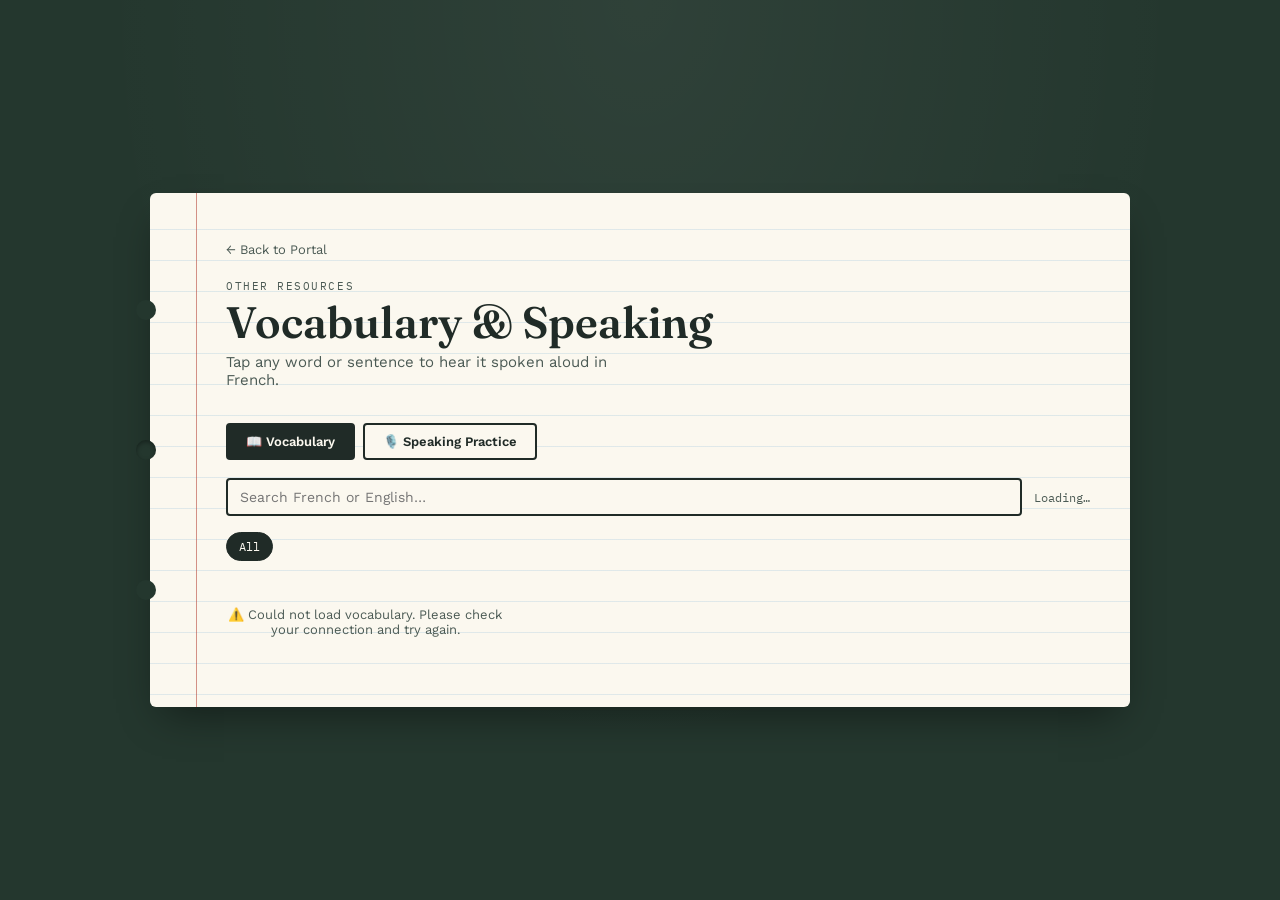
<file: resources.html>
<!DOCTYPE html>
<html lang="en">
<head>
<meta charset="UTF-8">
<meta name="viewport" content="width=device-width, initial-scale=1.0">
<title>Other Resources — Speak French Fast Academy</title>
<link rel="stylesheet" href="notebook-theme.css">
<style>
  /* ---- page-only additions (reuses notebook-theme.css tokens, no new colors) ---- */

  .res-page{ max-width: 980px; }

  .res-tabs{ display:flex; gap:8px; margin: 20px 0 18px; }
  .res-tab-btn{
    font-family: var(--font-body); font-weight:600; font-size: 13px;
    padding: 9px 18px; border: 2px solid var(--ink); border-radius: 4px;
    background: var(--paper); color: var(--ink); cursor: pointer;
  }
  .res-tab-btn.active{ background: var(--ink); color: var(--paper); }

  .resource-tab{ display:none; }
  .resource-tab.active{ display:block; }

  .res-controls{ display:flex; flex-wrap:wrap; gap:12px; align-items:center; margin-bottom: 16px; }
  .res-search{
    flex: 1 1 220px;
    font-family: var(--font-body); font-size: 14px;
    padding: 9px 12px; border: 2px solid var(--ink); border-radius: 4px;
    background: var(--paper); color: var(--ink);
  }
  .vfilter-row{ display:flex; flex-wrap:wrap; gap:6px; }
  .vfilter-btn{
    font-family: var(--font-mono); font-size: 11.5px;
    padding: 6px 12px; border-radius: 20px;
    border: 1.5px solid var(--ink-soft); background: transparent; color: var(--ink-soft);
    cursor: pointer;
  }
  .vfilter-btn.active{ background: var(--ink); border-color: var(--ink); color: var(--paper); }
  .res-stats{ font-family: var(--font-mono); font-size: 11.5px; color: var(--ink-soft); margin-left:auto; }

  .spk-speed-wrap{ display:flex; align-items:center; gap:8px; }
  .spk-speed-label{ font-family: var(--font-mono); font-size: 11px; color: var(--ink-soft); }
  .spk-speed-btns{ display:flex; gap:4px; }
  .spk-speed-btn{
    font-family: var(--font-mono); font-size: 11px; padding: 4px 8px;
    border: 1px solid var(--ink-soft); border-radius: 4px;
    background: transparent; color: var(--ink-soft); cursor: pointer;
  }
  .spk-speed-btn.active{ background: var(--ink); border-color: var(--ink); color: var(--paper); }

  /* Vocabulary grid */
  .vocab-grid{ display:grid; grid-template-columns: repeat(auto-fill, minmax(230px, 1fr)); gap: 14px; }
  .vocab-card{
    border: 2px solid var(--ink); border-radius: 4px; background: var(--paper);
    padding: 14px 16px; box-shadow: 3px 3px 0 rgba(32,43,39,0.14);
  }
  .vc-top{ display:flex; justify-content:space-between; align-items:flex-start; gap:8px; }
  .vc-french{ font-family: var(--font-display); font-size: 18px; font-weight:600; color: var(--ink); }
  .vc-translation{ font-size: 12.5px; color: var(--ink-soft); margin-top: 2px; }
  .vc-example{ font-size: 12px; color: var(--ink-soft); font-style: italic; margin-top: 8px; }
  .vc-listen-btn, .spk-row-listen{
    flex: 0 0 auto; width: 32px; height: 32px; border-radius: 50%;
    border: none; background: var(--ink); color: var(--paper); cursor: pointer; font-size: 13px;
  }
  .vc-listen-btn.playing, .spk-row-listen.playing{ background: var(--gold); color: #2b2205; }
  .vc-badges{ display:flex; align-items:center; gap:8px; margin-top: 10px; }
  .vc-level{
    font-family: var(--font-mono); font-size: 10px; text-transform: uppercase; letter-spacing: 0.05em;
    padding: 2px 8px; border-radius: 10px; color: #fff;
  }
  .lv-a1{ background: var(--green-ok); }
  .lv-a2{ background: var(--green-ok); opacity: 0.75; }
  .lv-b1{ background: var(--gold); color:#2b2205; }
  .lv-b2{ background: var(--gold); opacity: 0.8; color:#2b2205; }
  .lv-c1{ background: var(--margin-red); }
  .lv-c2{ background: var(--margin-red); opacity: 0.8; }
  .lv-unknown{ background: var(--paper-edge); color: var(--ink-soft); }
  .vc-num{ font-family: var(--font-mono); font-size: 10px; color: var(--ink-soft); margin-left:auto; }

  .vocab-empty, .spk-empty{ color: var(--ink-soft); font-size: 13px; padding: 30px 0; text-align:center; }
  .vocab-pagination{ display:flex; align-items:center; justify-content:center; gap:14px; margin-top:18px; }
  .vpg-btn{
    font-family: var(--font-mono); font-size: 12px; padding: 6px 14px;
    border: 1.5px solid var(--ink); border-radius: 4px; background: var(--paper); cursor:pointer;
  }
  .vpg-info{ font-family: var(--font-mono); font-size: 11.5px; color: var(--ink-soft); }

  /* Speaking list */
  .spk-list{ display:flex; flex-direction:column; gap: 8px; }
  .spk-row{
    display:flex; align-items:center; gap: 12px;
    border: 1.5px solid var(--paper-edge); border-radius: 4px; background: var(--paper); padding: 10px 14px;
  }
  .spk-row.playing-row{ border-color: var(--gold); background: #fffdf3; }
  .spk-row-num{ font-family: var(--font-mono); font-size: 11px; color: var(--margin-red); flex: 0 0 auto; }
  .spk-row-content{ flex: 1; min-width: 0; }
  .spk-row-french{ font-family: var(--font-display); font-size: 15.5px; color: var(--ink); }
  .spk-row-translation{ font-size: 12.5px; color: var(--ink-soft); }
  .spk-row-note{ font-size: 11px; color: var(--ink-soft); font-style: italic; }
  .spk-row-right{ display:flex; align-items:center; gap: 8px; flex: 0 0 auto; }

  .vocab-loading{ text-align:center; padding: 40px 0; color: var(--ink-soft); font-size: 13px; }
</style>
</head>
<body>

<main class="page res-page">
  <button class="back-link" onclick="location.href='index.html'">← Back to Portal</button>
  <p class="eyebrow">Other Resources</p>
  <h1 class="title">Vocabulary &amp; Speaking</h1>
  <p class="subtitle">Tap any word or sentence to hear it spoken aloud in French.</p>

  <div class="res-tabs">
    <button class="res-tab-btn active" id="tab-btn-vocab" onclick="showResourceTab('vocab')">📖 Vocabulary</button>
    <button class="res-tab-btn" id="tab-btn-speaking" onclick="showResourceTab('speaking')">🎙️ Speaking Practice</button>
  </div>

  <section class="resource-tab active" id="tab-vocab">
    <div class="res-controls">
      <input class="res-search" id="vocab-search" type="text" placeholder="Search French or English…" oninput="filterVocab()">
      <span class="res-stats" id="vocab-stats">Loading…</span>
    </div>
    <div class="vfilter-row" id="vocab-filter-row" style="margin-bottom:16px;">
      <button class="vfilter-btn active" data-level="all" onclick="setLevelFilter(this,'all')">All</button>
    </div>
    <div class="vocab-grid" id="vocab-grid">
      <div class="vocab-loading">Loading vocabulary…</div>
    </div>
  </section>

  <section class="resource-tab" id="tab-speaking">
    <div class="res-controls">
      <input class="res-search" id="spk-search" type="text" placeholder="Search sentences…" oninput="filterSpeaking()">
      <span class="res-stats" id="spk-stats">Loading…</span>
    </div>
    <div class="res-controls">
      <div class="vfilter-row" id="spk-level-filters">
        <button class="vfilter-btn active" onclick="setSpkLevel(this,'all')">All</button>
      </div>
      <div class="spk-speed-wrap">
        <span class="spk-speed-label">Speed</span>
        <div class="spk-speed-btns">
          <button class="spk-speed-btn" onclick="setSpkSpeed(this,0.25)">0.25×</button>
          <button class="spk-speed-btn" onclick="setSpkSpeed(this,0.5)">0.5×</button>
          <button class="spk-speed-btn active" onclick="setSpkSpeed(this,1)">1×</button>
          <button class="spk-speed-btn" onclick="setSpkSpeed(this,1.5)">1.5×</button>
          <button class="spk-speed-btn" onclick="setSpkSpeed(this,2)">2×</button>
        </div>
      </div>
    </div>
    <div class="spk-list" id="spk-list">
      <div class="vocab-loading">Loading sentences…</div>
    </div>
  </section>
</main>

<script>
function showResourceTab(name){
  document.querySelectorAll('.resource-tab').forEach(s => s.classList.remove('active'));
  document.querySelectorAll('.res-tab-btn').forEach(b => b.classList.remove('active'));
  document.getElementById('tab-' + name).classList.add('active');
  document.getElementById('tab-btn-' + name).classList.add('active');
  if (name === 'speaking' && !spkLoaded){ spkLoaded = true; loadSpeaking(); }
}

// ============================
// VOCABULARY
// ============================
const SHEETDB_URL = 'https://sheetdb.io/api/v1/qhrlaztn0jzhf';
let allVocab = [];
let levelFilter = 'all';
const PAGE_SIZE = 50;
let vocabPage = 0;

async function loadVocab(){
  try{
    const res = await fetch(SHEETDB_URL);
    if (!res.ok) throw new Error('HTTP ' + res.status);
    const data = await res.json();
    allVocab = data.map(r => ({
      id: r.id || '',
      french: (r.french || r.French || '').trim(),
      translation: (r.translation || r.Translation || '').trim(),
      example: (r.example || r.Example || '').trim(),
      level: (r.Level || r.level || r.difficulty || '').trim().toUpperCase()
    })).filter(r => r.french);

    buildLevelFilters();
    vocabPage = 0;
    renderVocab();
  }catch(e){
    console.error(e);
    const grid = document.getElementById('vocab-grid');
    if (grid) grid.innerHTML = '<div class="vocab-empty">⚠️ Could not load vocabulary. Please check your connection and try again.</div>';
  }
}

function buildLevelFilters(){
  const levels = [...new Set(allVocab.map(w => w.level).filter(Boolean))].sort();
  const row = document.getElementById('vocab-filter-row');
  if (!row) return;
  row.innerHTML = '<button class="vfilter-btn active" data-level="all" onclick="setLevelFilter(this,\'all\')">All</button>'
    + levels.map(l => `<button class="vfilter-btn" data-level="${l}" onclick="setLevelFilter(this,'${l}')">${l}</button>`).join('');
}

function getFilteredVocab(){
  const q = (document.getElementById('vocab-search')?.value || '').toLowerCase().trim();
  return allVocab.filter(w => {
    const matchLevel = levelFilter === 'all' || w.level === levelFilter;
    const matchQ = !q || w.french.toLowerCase().includes(q) || w.translation.toLowerCase().includes(q) || w.example.toLowerCase().includes(q);
    return matchLevel && matchQ;
  });
}

function renderVocab(){
  const grid = document.getElementById('vocab-grid');
  if (!grid) return;
  const filtered = getFilteredVocab();
  const total = allVocab.length;
  const pageStart = vocabPage * PAGE_SIZE;
  const pageWords = filtered.slice(pageStart, pageStart + PAGE_SIZE);

  const statsEl = document.getElementById('vocab-stats');
  if (statsEl) statsEl.textContent = `Showing ${Math.min(pageStart + PAGE_SIZE, filtered.length)} of ${filtered.length} words (${total} total)`;

  if (!filtered.length){
    grid.innerHTML = '<div class="vocab-empty">No words match your search.</div>';
    return;
  }

  const levelColors = { A1:'lv-a1', A2:'lv-a2', B1:'lv-b1', B2:'lv-b2', C1:'lv-c1', C2:'lv-c2' };

  grid.innerHTML = pageWords.map(w => {
    const lvClass = levelColors[w.level] || 'lv-unknown';
    return `
      <div class="vocab-card" data-french="${w.french.replace(/"/g,'&quot;')}">
        <div class="vc-top">
          <div>
            <div class="vc-french">${w.french}</div>
            <div class="vc-translation">🇬🇧 ${w.translation}</div>
          </div>
          <button class="vc-listen-btn" onclick="speakFromCard(this)" title="Listen in French">🔊</button>
        </div>
        ${w.example ? `<div class="vc-example">💬 ${w.example}</div>` : ''}
        <div class="vc-badges">
          ${w.level ? `<span class="vc-level ${lvClass}">${w.level}</span>` : ''}
          <span class="vc-num">#${w.id}</span>
        </div>
      </div>`;
  }).join('');

  let paginationHTML = '';
  if (filtered.length > PAGE_SIZE){
    const totalPages = Math.ceil(filtered.length / PAGE_SIZE);
    paginationHTML = `<div class="vocab-pagination">`;
    if (vocabPage > 0) paginationHTML += `<button class="vpg-btn" onclick="goVocabPage(${vocabPage-1})">← Prev</button>`;
    paginationHTML += `<span class="vpg-info">Page ${vocabPage+1} of ${totalPages}</span>`;
    if (vocabPage < totalPages - 1) paginationHTML += `<button class="vpg-btn" onclick="goVocabPage(${vocabPage+1})">Next →</button>`;
    paginationHTML += `</div>`;
  }
  let pg = document.getElementById('vocab-pagination-ctrl');
  if (!pg){
    pg = document.createElement('div');
    pg.id = 'vocab-pagination-ctrl';
    grid.parentNode.insertBefore(pg, grid.nextSibling);
  }
  pg.innerHTML = paginationHTML;
}

function goVocabPage(p){
  vocabPage = p;
  renderVocab();
  document.getElementById('tab-vocab').scrollIntoView({ behavior:'smooth', block:'start' });
}

function speakFromCard(btn){
  const card = btn.closest('.vocab-card');
  const text = card?.dataset?.french || '';
  speakWord(text, btn);
}

function filterVocab(){ vocabPage = 0; renderVocab(); }

function setLevelFilter(btn, level){
  levelFilter = level;
  vocabPage = 0;
  document.querySelectorAll('#vocab-filter-row .vfilter-btn').forEach(b => b.classList.remove('active'));
  btn.classList.add('active');
  renderVocab();
}

function speakWord(text, btn){
  if (!text) return;
  window.speechSynthesis.cancel();
  const utt = new SpeechSynthesisUtterance(text);
  utt.lang = 'fr-FR';
  utt.rate = 0.85;
  utt.pitch = 1;
  if (btn){
    document.querySelectorAll('.vc-listen-btn.playing, .spk-row-listen.playing').forEach(b => b.classList.remove('playing'));
    btn.classList.add('playing');
    utt.onend = () => btn.classList.remove('playing');
    utt.onerror = () => btn.classList.remove('playing');
  }
  window.speechSynthesis.speak(utt);
}

// ============================
// SPEAKING PRACTICE
// ============================
const SPEAKING_URL = 'https://sheetdb.io/api/v1/jv3zlutne3gmh';
let allSentences = [];
let spkLevelFilter = 'all';
let spkSpeed = 1;
let spkLoaded = false;

async function loadSpeaking(){
  try{
    const res = await fetch(SPEAKING_URL);
    if (!res.ok) throw new Error('HTTP ' + res.status);
    const data = await res.json();
    allSentences = data.map(r => ({
      id: r.id || '',
      french: (r.french || r.French || '').trim(),
      translation: (r.Translation || r.translation || '').trim(),
      note: (r.Note || r.note || '').trim(),
      level: (r.Level || r.level || '').trim()
    })).filter(r => r.french);
    buildSpkLevelFilters();
    renderSpeakingList();
  }catch(e){
    console.error(e);
    const list = document.getElementById('spk-list');
    if (list) list.innerHTML = '<div class="spk-empty">⚠️ Could not load sentences. Check your connection.</div>';
  }
}

function buildSpkLevelFilters(){
  const levels = [...new Set(allSentences.map(s => s.level).filter(Boolean))].sort();
  const row = document.getElementById('spk-level-filters');
  if (!row) return;
  row.innerHTML = '<button class="vfilter-btn active" onclick="setSpkLevel(this,\'all\')">All</button>'
    + levels.map(l => `<button class="vfilter-btn" onclick="setSpkLevel(this,'${l}')">${l}</button>`).join('');
}

function getFilteredSentences(){
  const q = (document.getElementById('spk-search')?.value || '').toLowerCase().trim();
  return allSentences.filter(s => {
    const matchLevel = spkLevelFilter === 'all' || s.level === spkLevelFilter;
    const matchQ = !q || s.french.toLowerCase().includes(q) || s.translation.toLowerCase().includes(q) || s.note.toLowerCase().includes(q);
    return matchLevel && matchQ;
  });
}

function renderSpeakingList(){
  const list = document.getElementById('spk-list');
  const statsEl = document.getElementById('spk-stats');
  if (!list) return;
  const filtered = getFilteredSentences();
  if (statsEl) statsEl.textContent = `${filtered.length} of ${allSentences.length} sentences`;
  if (!filtered.length){
    list.innerHTML = '<div class="spk-empty">No sentences match your search.</div>';
    return;
  }
  const lvColors = { A1:'lv-a1',A2:'lv-a2',B1:'lv-b1',B2:'lv-b2','B1/B2':'lv-b1','B2/C1':'lv-b2',C1:'lv-c1',C2:'lv-c2' };
  list.innerHTML = filtered.map(s => {
    const lvClass = lvColors[s.level] || 'lv-unknown';
    const safeText = s.french.replace(/"/g, '&quot;');
    return `<div class="spk-row" id="spk-row-${s.id}">
      <div class="spk-row-num">#${s.id}</div>
      <div class="spk-row-content">
        <div class="spk-row-french">${s.french}</div>
        <div class="spk-row-translation">${s.translation}</div>
        ${s.note ? `<span class="spk-row-note">📌 ${s.note}</span>` : ''}
      </div>
      <div class="spk-row-right">
        <button class="spk-row-listen" data-french="${safeText}" data-id="${s.id}" onclick="speakSentence(this)" title="Listen">🔊</button>
        ${s.level ? `<span class="vc-level ${lvClass}" style="font-size:9px;">${s.level}</span>` : ''}
      </div>
    </div>`;
  }).join('');
}

function filterSpeaking(){ renderSpeakingList(); }

function setSpkLevel(btn, level){
  spkLevelFilter = level;
  document.querySelectorAll('#spk-level-filters .vfilter-btn').forEach(b => b.classList.remove('active'));
  btn.classList.add('active');
  renderSpeakingList();
}

function setSpkSpeed(btn, speed){
  spkSpeed = speed;
  document.querySelectorAll('.spk-speed-btn').forEach(b => b.classList.remove('active'));
  btn.classList.add('active');
}

function speakSentence(btn){
  const text = btn.dataset.french;
  const id = btn.dataset.id;
  if (!text) return;
  window.speechSynthesis.cancel();
  document.querySelectorAll('.spk-row-listen.playing').forEach(b => b.classList.remove('playing'));
  document.querySelectorAll('.spk-row.playing-row').forEach(r => r.classList.remove('playing-row'));
  const utt = new SpeechSynthesisUtterance(text);
  utt.lang = 'fr-FR';
  utt.rate = spkSpeed;
  utt.pitch = 1;
  btn.classList.add('playing');
  const row = document.getElementById('spk-row-' + id);
  if (row) row.classList.add('playing-row');
  utt.onend = () => { btn.classList.remove('playing'); if (row) row.classList.remove('playing-row'); };
  utt.onerror = () => { btn.classList.remove('playing'); if (row) row.classList.remove('playing-row'); };
  window.speechSynthesis.speak(utt);
}

loadVocab();
</script>

</body>
</html>
</file>
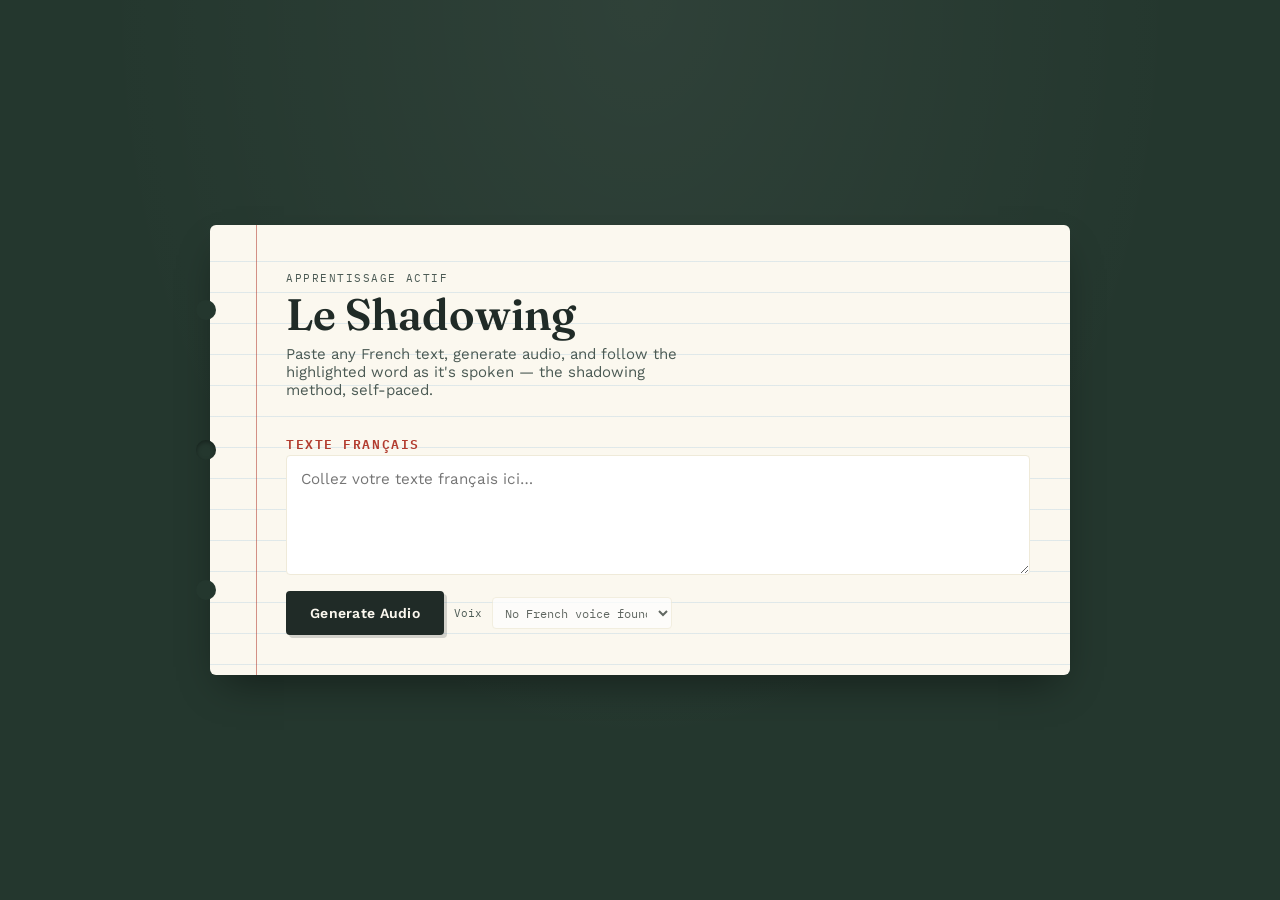
<file: shadow.html>
<!DOCTYPE html>
<html lang="fr">
<head>
<meta charset="UTF-8">
<meta name="viewport" content="width=device-width, initial-scale=1.0">
<title>Le Shadowing — French Shadowing Practice</title>
<link rel="stylesheet" href="notebook-theme.css">
<style>
  /* Page-specific additions — reuse notebook-theme tokens, don't invent new colors */
  .page{ max-width: 860px; }
  textarea{
    width:100%;
    min-height:120px;
    padding:14px;
    font-family: var(--font-body);
    font-size:0.95rem;
    border:1px solid var(--paper-edge);
    border-radius:4px;
    background:#fff;
    color: var(--ink);
    resize:vertical;
  }
  textarea:focus{ outline:2px solid var(--gold); outline-offset:1px; }

  #status{
    font-family: var(--font-mono);
    font-size: 0.75rem;
    color: var(--ink-soft);
    min-height:1.2em;
  }
  #status.error{ color: var(--margin-red); }

  .player{ margin-top:30px; }

  .transcript-box{
    background:#fff;
    border:1px solid var(--paper-edge);
    border-radius:6px;
    padding:26px 28px;
    max-height:520px;
    min-height:340px;
    overflow-y:auto;
    font-family: var(--font-display);
    font-size:1.3rem;
    line-height:1.7;
    scroll-behavior:smooth;
  }
  .transcript-box p{ margin:0 0 1em; }
  .word{ cursor:pointer; border-radius:3px; padding:0 1px; }
  .word:hover{ background: var(--paper-edge); }
  .word.active{
    background: var(--gold);
    color:#2b2205;
    box-shadow:0 0 0 1px #a67e28;
  }

  /* controls sit BELOW the transcript, notebook "setting row" style */
  .transport{
    margin-top:16px;
    padding-top:16px;
    border-top:1px dashed var(--paper-edge);
    display:flex;
    align-items:center;
    gap:10px;
    flex-wrap:wrap;
  }
  #progressBar{
    flex:1 1 180px;
    min-width:120px;
    height:8px;
    background: var(--paper-edge);
    border-radius:4px;
    overflow:hidden;
    cursor:pointer;
  }
  #progressFill{ height:100%; width:0%; background: var(--margin-red); }
  #timeLabel{
    font-family: var(--font-mono);
    font-size:0.75rem;
    color: var(--ink-soft);
    white-space:nowrap;
  }
  select{
    font-family: var(--font-mono);
    font-size:0.78rem;
    padding:6px 8px;
    border-radius:4px;
    border:1px solid var(--paper-edge);
    background:#fff;
    color: var(--ink);
    max-width:180px;
  }
  .record-row{
    margin-top:12px;
    display:flex;
    align-items:center;
    gap:10px;
    flex-wrap:wrap;
  }
  .record-row .hint{
    font-family: var(--font-mono);
    font-size:0.7rem;
    color: var(--ink-soft);
    max-width:40ch;
  }
</style>
</head>
<body>
<main class="page">
  <p class="eyebrow">Apprentissage actif</p>
  <h1 class="title">Le Shadowing</h1>
  <p class="subtitle">Paste any French text, generate audio, and follow the highlighted word as it's spoken — the shadowing method, self-paced.</p>

  <label for="frenchInput" class="stamp-label">Texte français</label>
  <textarea id="frenchInput" placeholder="Collez votre texte français ici…"></textarea>
  <div style="display:flex;gap:10px;align-items:center;margin-top:12px;flex-wrap:wrap;">
    <button id="generateBtn" class="btn btn-primary">Generate Audio</button>
    <label for="voiceSelect" style="margin:0;" class="kbd-hint">Voix</label>
    <select id="voiceSelect"></select>
    <span id="status"></span>
  </div>

  <div class="player" id="player" style="display:none;">
    <div id="transcript" class="transcript-box"></div>

    <div class="transport">
      <button class="btn btn-sm" id="playPauseBtn" disabled>▶ Play</button>
      <button class="btn btn-ghost btn-sm" id="backBtn" disabled title="Back 5 words">◀◀ 5w</button>
      <button class="btn btn-ghost btn-sm" id="fwdBtn" disabled title="Forward 5 words">5w ▶▶</button>
      <div id="progressBar"><div id="progressFill"></div></div>
      <span id="timeLabel">0 / 0 mots</span>
      <select id="rateSelect" disabled>
        <option value="0.6">0.6×</option>
        <option value="0.75">0.75×</option>
        <option value="1" selected>1×</option>
        <option value="1.25">1.25×</option>
        <option value="1.5">1.5×</option>
      </select>
    </div>

    <div class="record-row">
      <button class="btn btn-ghost btn-sm" id="recordBtn" disabled>⏺ Record &amp; Download</button>
      <span class="hint">Experimental: replays the text from the start and records your tab's audio. When the picker appears, choose <strong>This Tab</strong> and enable <strong>Share audio</strong>. Works best in Chrome/Edge on desktop.</span>
    </div>
  </div>
</main>

<script>
(function(){
  const input = document.getElementById('frenchInput');
  const generateBtn = document.getElementById('generateBtn');
  const voiceSelect = document.getElementById('voiceSelect');
  const statusEl = document.getElementById('status');
  const player = document.getElementById('player');
  const transcriptEl = document.getElementById('transcript');
  const playPauseBtn = document.getElementById('playPauseBtn');
  const backBtn = document.getElementById('backBtn');
  const fwdBtn = document.getElementById('fwdBtn');
  const progressBar = document.getElementById('progressBar');
  const progressFill = document.getElementById('progressFill');
  const timeLabel = document.getElementById('timeLabel');
  const rateSelect = document.getElementById('rateSelect');
  const recordBtn = document.getElementById('recordBtn');

  const WORD_RE = /[A-Za-zÀ-ÖØ-öø-ÿ]+(?:['’\-][A-Za-zÀ-ÖØ-öø-ÿ]+)*/g;

  let words = [];
  let frenchVoices = [];
  let chosenVoice = null;
  let currentWordIndex = -1;
  let isPlaying = false;
  let isRecording = false;
  let rate = 1;

  function setStatus(msg, isError){
    statusEl.textContent = msg || '';
    statusEl.className = isError ? 'error' : '';
  }

  // Rank installed French voices. Word-by-word highlighting depends on the
  // browser firing 'boundary' events, and most browsers (Chrome/Edge) only
  // fire those reliably for LOCAL/offline voices — network voices (Google's
  // cloud voices etc.) often stay silent on boundary events entirely, which
  // breaks sync. So: local voices are ranked first (sync must work), and
  // naturalness keywords only break ties within that safe group. Network
  // voices are still listed below, in case a given browser does support
  // them, but they're flagged as possibly not syncing.
  function voiceScore(v){
    const n = v.name.toLowerCase();
    let score = v.localService ? 10 : 0;
    if (n.includes('natural')) score += 3;
    if (n.includes('neural')) score += 3;
    if (n.includes('online')) score += 1;
    if (n.includes('google')) score += 1;
    if (n.includes('compact')) score -= 2;
    return score;
  }

  function populateVoices(){
    const all = speechSynthesis.getVoices();
    frenchVoices = all.filter(v => v.lang && v.lang.toLowerCase().startsWith('fr'));
    frenchVoices.sort((a, b) => voiceScore(b) - voiceScore(a));
    voiceSelect.innerHTML = '';
    if (!frenchVoices.length){
      const opt = document.createElement('option');
      opt.textContent = 'No French voice found';
      voiceSelect.appendChild(opt);
      voiceSelect.disabled = true;
      return;
    }
    frenchVoices.forEach((v, i) => {
      const opt = document.createElement('option');
      opt.value = i;
      opt.textContent = v.name + (v.lang ? ' (' + v.lang + ')' : '') + (v.localService ? '' : ' — may not highlight');
      voiceSelect.appendChild(opt);
    });
    chosenVoice = frenchVoices[0];
    voiceSelect.value = 0;
  }
  if ('speechSynthesis' in window){
    populateVoices();
    speechSynthesis.onvoiceschanged = populateVoices;
  }
  voiceSelect.addEventListener('change', () => {
    chosenVoice = frenchVoices[parseInt(voiceSelect.value, 10)] || null;
    if (isPlaying) speakFrom(Math.max(currentWordIndex, 0));
  });

  function buildTranscript(text){
    transcriptEl.innerHTML = '';
    words = [];
    const paragraphs = text.split(/\n{1,}/).filter(p => p.trim().length);
    let wIdx = 0;
    paragraphs.forEach(paraText => {
      const p = document.createElement('p');
      let lastIndex = 0;
      let m;
      WORD_RE.lastIndex = 0;
      while ((m = WORD_RE.exec(paraText)) !== null){
        if (m.index > lastIndex){
          p.appendChild(document.createTextNode(paraText.slice(lastIndex, m.index)));
        }
        const span = document.createElement('span');
        span.className = 'word';
        span.textContent = m[0];
        span.dataset.index = wIdx;
        span.tabIndex = 0;
        p.appendChild(span);
        words.push({ text: m[0], el: span });
        wIdx++;
        lastIndex = WORD_RE.lastIndex;
      }
      if (lastIndex < paraText.length){
        p.appendChild(document.createTextNode(paraText.slice(lastIndex)));
      }
      transcriptEl.appendChild(p);
    });
  }

  function buildSpeechSlice(fromIndex){
    const slice = words.slice(fromIndex);
    let text = '';
    slice.forEach((w, i) => {
      w.sliceStart = text.length;
      text += w.text;
      w.sliceEnd = text.length;
      if (i < slice.length - 1) text += ' ';
    });
    return text;
  }

  function clearActive(){
    if (currentWordIndex >= 0 && words[currentWordIndex]){
      words[currentWordIndex].el.classList.remove('active');
    }
  }

  function setActive(idx){
    clearActive();
    currentWordIndex = idx;
    if (idx < 0 || idx >= words.length) return;
    const el = words[idx].el;
    el.classList.add('active');
    const r = el.getBoundingClientRect();
    const cr = transcriptEl.getBoundingClientRect();
    if (r.top < cr.top || r.bottom > cr.bottom){
      el.scrollIntoView({ block: 'center', behavior: 'smooth' });
    }
    updateProgress();
  }

  function updateProgress(){
    const total = words.length || 1;
    const pos = Math.max(currentWordIndex, 0) + 1;
    progressFill.style.width = (pos / total * 100) + '%';
    timeLabel.textContent = pos + ' / ' + total + ' mots';
  }

  // onFullEnd: optional callback fired only when playback reaches the true end
  function speakFrom(startIndex, onFullEnd){
    speechSynthesis.cancel();
    if (startIndex >= words.length){
      isPlaying = false;
      playPauseBtn.textContent = '▶ Play';
      if (onFullEnd) onFullEnd();
      return;
    }
    const text = buildSpeechSlice(startIndex);
    const utter = new SpeechSynthesisUtterance(text);
    utter.lang = 'fr-FR';
    if (chosenVoice) utter.voice = chosenVoice;
    utter.rate = rate;

    utter.onboundary = (e) => {
      if (e.name && e.name !== 'word') return;
      const charIdx = e.charIndex;
      const slice = words.slice(startIndex);
      let found = -1;
      for (let i = 0; i < slice.length; i++){
        if (charIdx >= slice[i].sliceStart && charIdx < slice[i].sliceEnd + 1){
          found = startIndex + i;
        }
      }
      if (found === -1) found = startIndex;
      setActive(found);
    };

    utter.onend = () => {
      if (isPlaying){
        isPlaying = false;
        playPauseBtn.textContent = '▶ Play';
        setActive(words.length - 1);
      }
      if (onFullEnd) onFullEnd();
    };
    utter.onerror = () => {
      setStatus('Playback error — try again.', true);
      isPlaying = false;
      playPauseBtn.textContent = '▶ Play';
    };

    speechSynthesis.speak(utter);
    isPlaying = true;
    playPauseBtn.textContent = '⏸ Pause';
  }

  function playPause(){
    if (!words.length || isRecording) return;
    if (isPlaying){
      speechSynthesis.pause();
      isPlaying = false;
      playPauseBtn.textContent = '▶ Play';
    } else if (speechSynthesis.paused){
      speechSynthesis.resume();
      isPlaying = true;
      playPauseBtn.textContent = '⏸ Pause';
    } else {
      speakFrom(Math.max(currentWordIndex, 0));
    }
  }

  function jumpWords(delta){
    if (isRecording) return;
    const target = Math.min(Math.max((currentWordIndex < 0 ? 0 : currentWordIndex) + delta, 0), words.length - 1);
    setActive(target);
    speakFrom(target);
  }

  generateBtn.addEventListener('click', () => {
    const text = input.value.trim();
    if (!text){
      setStatus('Paste some French text first.', true);
      return;
    }
    if (!('speechSynthesis' in window)){
      setStatus('Your browser does not support speech synthesis.', true);
      return;
    }
    speechSynthesis.cancel();
    buildTranscript(text);
    if (!words.length){
      setStatus('No readable words found in that text.', true);
      return;
    }
    currentWordIndex = -1;
    isPlaying = false;
    player.style.display = 'block';
    playPauseBtn.disabled = false;
    backBtn.disabled = false;
    fwdBtn.disabled = false;
    rateSelect.disabled = false;
    recordBtn.disabled = false;
    playPauseBtn.textContent = '▶ Play';
    updateProgress();
    setStatus('Ready — press Play.');
  });

  playPauseBtn.addEventListener('click', playPause);
  backBtn.addEventListener('click', () => jumpWords(-5));
  fwdBtn.addEventListener('click', () => jumpWords(5));

  rateSelect.addEventListener('change', () => {
    rate = parseFloat(rateSelect.value);
    if (isPlaying) speakFrom(Math.max(currentWordIndex, 0));
  });

  progressBar.addEventListener('click', (e) => {
    if (!words.length || isRecording) return;
    const rect = progressBar.getBoundingClientRect();
    const frac = Math.min(Math.max((e.clientX - rect.left) / rect.width, 0), 1);
    const target = Math.min(Math.floor(frac * words.length), words.length - 1);
    setActive(target);
    speakFrom(target);
  });

  transcriptEl.addEventListener('click', (e) => {
    if (isRecording) return;
    const t = e.target.closest('.word');
    if (!t) return;
    const idx = parseInt(t.dataset.index, 10);
    setActive(idx);
    speakFrom(idx);
  });
  transcriptEl.addEventListener('keydown', (e) => {
    if (isRecording) return;
    if ((e.key === 'Enter' || e.key === ' ') && e.target.classList.contains('word')){
      e.preventDefault();
      const idx = parseInt(e.target.dataset.index, 10);
      setActive(idx);
      speakFrom(idx);
    }
  });

  // Experimental: capture this tab's own audio output while replaying the
  // text from the start, then offer the recording as a download.
  recordBtn.addEventListener('click', async () => {
    if (!words.length || isRecording) return;
    if (!navigator.mediaDevices || !navigator.mediaDevices.getDisplayMedia){
      setStatus('Recording is not supported in this browser.', true);
      return;
    }
    let displayStream;
    try{
      setStatus('In the picker, choose "This Tab" and enable "Share audio".');
      displayStream = await navigator.mediaDevices.getDisplayMedia({ video:true, audio:true });
    } catch(err){
      setStatus('Recording cancelled.', true);
      return;
    }
    const audioTracks = displayStream.getAudioTracks();
    if (!audioTracks.length){
      setStatus('No audio captured — make sure "Share audio" was enabled, then try again.', true);
      displayStream.getTracks().forEach(t => t.stop());
      return;
    }

    const audioStream = new MediaStream(audioTracks);
    let recorder;
    try{
      recorder = new MediaRecorder(audioStream);
    } catch(err){
      setStatus('This browser cannot record audio this way.', true);
      displayStream.getTracks().forEach(t => t.stop());
      return;
    }
    const chunks = [];
    recorder.ondataavailable = (e) => { if (e.data && e.data.size) chunks.push(e.data); };
    recorder.onstop = () => {
      displayStream.getTracks().forEach(t => t.stop());
      isRecording = false;
      recordBtn.disabled = false;
      playPauseBtn.disabled = false;
      backBtn.disabled = false;
      fwdBtn.disabled = false;
      if (!chunks.length){
        setStatus('No audio was captured. Try again and make sure to tick "Share audio".', true);
        return;
      }
      const blob = new Blob(chunks, { type: recorder.mimeType || 'audio/webm' });
      const url = URL.createObjectURL(blob);
      const a = document.createElement('a');
      a.href = url;
      a.download = 'shadowing-audio.webm';
      document.body.appendChild(a);
      a.click();
      a.remove();
      setTimeout(() => URL.revokeObjectURL(url), 4000);
      setStatus('Recording downloaded.');
    };

    isRecording = true;
    recordBtn.disabled = true;
    playPauseBtn.disabled = true;
    backBtn.disabled = true;
    fwdBtn.disabled = true;
    setStatus('Recording… playing the full text from the start.');
    recorder.start();
    setActive(-1);
    speakFrom(0, () => { if (recorder.state !== 'inactive') recorder.stop(); });
  });

  window.addEventListener('beforeunload', () => {
    if ('speechSynthesis' in window) speechSynthesis.cancel();
  });
})();
</script>
</body>
</html>
</file>
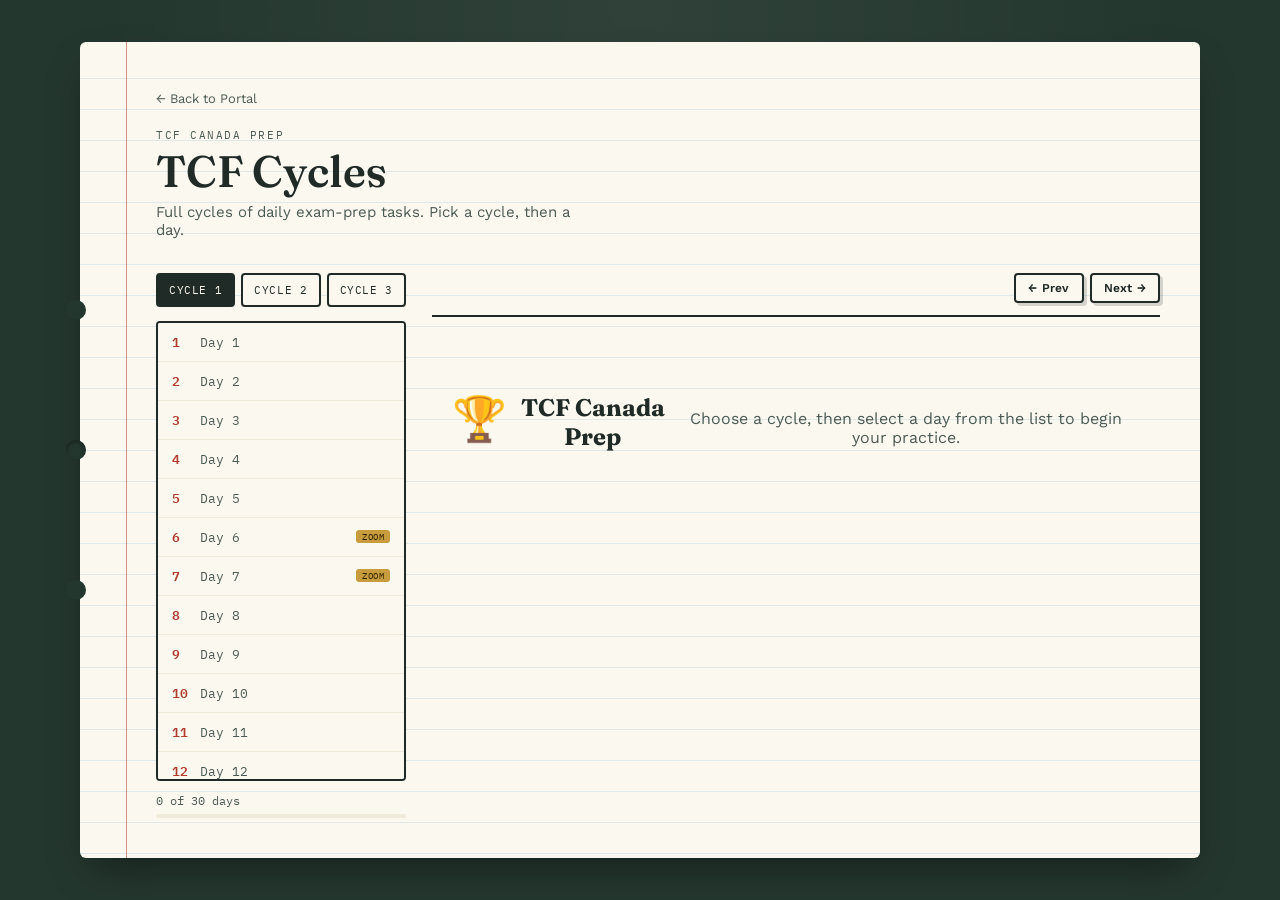
<file: tcf.html>
<!DOCTYPE html>
<html lang="en">
<head>
<meta charset="UTF-8">
<meta name="viewport" content="width=device-width, initial-scale=1.0">
<title>TCF Cycles — Speak French Fast Academy</title>
<link rel="stylesheet" href="notebook-theme.css">
<style>
  /* ---- page-only additions (reuses notebook-theme.css tokens, no new colors) ---- */

  .tcf-page{ max-width: 1120px; }

  .tcf-layout{ display:flex; gap:26px; align-items:flex-start; margin-top:22px; }

  /* Sidebar */
  .tcf-sidebar{ flex:0 0 250px; position:sticky; top:20px; }
  .tcf-cycle-tabs{ display:flex; gap:6px; margin-bottom:14px; }
  .tcf-cycle-btn{
    flex:1;
    font-family: var(--font-mono);
    font-size: 11px;
    letter-spacing: 0.06em;
    text-transform: uppercase;
    padding: 8px 4px;
    border: 2px solid var(--ink);
    border-radius: 4px;
    background: var(--paper);
    color: var(--ink);
    cursor: pointer;
  }
  .tcf-cycle-btn.active{ background: var(--ink); color: var(--paper); }

  .tcf-day-list{
    max-height: 460px;
    overflow-y: auto;
    border: 2px solid var(--ink);
    border-radius: 4px;
    background: var(--paper);
  }
  .tcf-day-item{
    display:flex; align-items:center; gap:8px;
    padding: 8px 14px;
    cursor: pointer;
    font-family: var(--font-mono);
    font-size: 12.5px;
    color: var(--ink-soft);
    border-bottom: 1px solid var(--paper-edge);
  }
  .tcf-day-item:last-child{ border-bottom:none; }
  .tcf-day-item:hover{ background: var(--paper-edge); color: var(--ink); }
  .tcf-day-item.active{ background: var(--ink); color: var(--paper); }
  .tcf-day-num{ color: var(--margin-red); font-weight:600; min-width: 20px; }
  .tcf-day-item.active .tcf-day-num{ color: var(--gold); }
  .tcf-day-zoom{
    margin-left:auto;
    font-size: 9px;
    letter-spacing: 0.05em;
    text-transform: uppercase;
    background: var(--gold);
    color: #2b2205;
    padding: 1px 6px;
    border-radius: 3px;
  }

  .tcf-progress{ margin-top: 12px; font-family: var(--font-mono); font-size: 11.5px; color: var(--ink-soft); }
  .progress-bar{ height:4px; background: var(--paper-edge); border-radius:2px; margin-top:6px; overflow:hidden; }
  .progress-fill{ height:100%; background: var(--gold); transition: width 0.3s ease; width:0%; }

  /* Main content */
  .tcf-main{ flex:1; min-width:0; }
  .tcf-topbar{
    display:flex; align-items:center; gap:12px; flex-wrap:wrap;
    padding-bottom: 12px;
    margin-bottom: 16px;
    border-bottom: 2px solid var(--ink);
  }
  #tcf-tb-cycle{
    font-family: var(--font-mono); font-size: 11px; font-weight:600;
    letter-spacing: 0.1em; text-transform: uppercase; color: var(--margin-red);
  }
  #tcf-tb-day{ font-family: var(--font-display); font-size: 21px; color: var(--ink); }
  #tcf-tb-zoom{
    font-family: var(--font-mono); font-size: 11px; font-weight:600;
    background: var(--gold); color:#2b2205; padding: 3px 10px; border-radius:20px;
  }
  .tcf-nav-btns{ margin-left:auto; display:flex; gap:6px; }

  .tcf-content-scroll{ max-height: 640px; overflow-y: auto; padding-right: 6px; }
  .tcf-welcome{ text-align:center; padding: 60px 20px; color: var(--ink-soft); }
  .tcf-welcome-icon{ font-size: 44px; margin-bottom: 14px; }
  .tcf-welcome h2{ font-family: var(--font-display); font-size: 24px; color: var(--ink); margin: 0 0 8px; }

  /* ---- Notion-exported content, restyled to notebook tokens ---- */
  .notion-content{ color: var(--ink); font-family: var(--font-body); font-size: 14.5px; line-height: 1.65; }
  .notion-content .page-title,
  .notion-content .page-description,
  .notion-content table.properties,
  .notion-content .page-header-icon{ display:none; }
  .notion-content h1, .notion-content h2, .notion-content h3{ font-family: var(--font-display); color: var(--ink); }
  .notion-content p{ margin: 0.5em 0; }
  .notion-content a{ color: var(--margin-red); text-decoration: underline; word-break: break-word; }
  .notion-content hr{ border:none; border-top: 1px dashed var(--paper-edge); margin: 16px 0; }
  .notion-content ul.bulleted-list{ margin: 6px 0; padding-inline-start: 1.4em; }
  .notion-content ul.bulleted-list > li{ margin-bottom: 4px; }
  .notion-content strong{ color: var(--ink); }

  .notion-content figure.callout{
    display:flex; gap:10px;
    border-radius: 6px;
    padding: 14px 16px;
    margin: 14px 0;
    border: 1px solid var(--paper-edge);
    background: #fff;
  }
  .notion-content figure.block-color-gray_background{ background: var(--paper-edge); }
  .notion-content .callout p{ margin: 0 0 6px; }
  .notion-content .callout p:last-child{ margin-bottom:0; }

  .notion-content ul.toggle{ list-style:none; padding-left:0; margin: 10px 0; }
  .notion-content ul.toggle > li > details{
    border-left: 2px solid var(--gold);
    padding-left: 14px;
    margin: 10px 0;
  }
  .notion-content ul.toggle > li > details > summary{
    cursor: pointer;
    font-family: var(--font-display);
    font-size: 16.5px;
    padding: 4px 0;
    color: var(--ink);
  }
  .notion-content ul.toggle ul.toggle > li > details > summary{ font-size: 15px; }

  .notion-content figure.image{ text-align:center; margin: 14px 0; }
  .notion-content figure.image img{ max-width:100%; height:auto !important; border-radius:4px; border:1px solid var(--paper-edge); }
  .notion-content .icon{ margin-right:6px; }

  @media (max-width: 780px){
    .tcf-layout{ flex-direction: column; }
    .tcf-sidebar{ position:static; width:100%; flex:none; }
    .tcf-day-list{ max-height: 260px; }
    .tcf-content-scroll{ max-height: none; }
  }
</style>
</head>
<body>

<main class="page tcf-page">
  <button class="back-link" onclick="location.href='index.html'">← Back to Portal</button>
  <p class="eyebrow">TCF Canada Prep</p>
  <h1 class="title">TCF Cycles</h1>
  <p class="subtitle">Full cycles of daily exam-prep tasks. Pick a cycle, then a day.</p>

  <div class="tcf-layout">
    <aside class="tcf-sidebar">
      <div class="tcf-cycle-tabs" id="tcf-cycle-tabs"></div>
      <div class="tcf-day-list" id="tcf-day-list"></div>
      <div class="tcf-progress">
        <span id="progress-text">0 of 0 days</span>
        <div class="progress-bar"><div class="progress-fill" id="progress-fill"></div></div>
      </div>
    </aside>

    <section class="tcf-main">
      <div class="tcf-topbar">
        <span id="tcf-tb-cycle"></span>
        <span id="tcf-tb-day"></span>
        <span id="tcf-tb-zoom" style="display:none;">📹 Zoom Day</span>
        <div class="tcf-nav-btns">
          <button class="btn btn-sm" onclick="tcfNavigate(-1)">← Prev</button>
          <button class="btn btn-sm" onclick="tcfNavigate(1)">Next →</button>
        </div>
      </div>
      <div class="tcf-content-scroll" id="tcf-content-scroll">
        <div class="tcf-welcome" id="tcf-welcome">
          <div class="tcf-welcome-icon">🏆</div>
          <h2>TCF Canada Prep</h2>
          <p>Choose a cycle, then select a day from the list to begin your practice.</p>
        </div>
        <div class="notion-content" id="tcf-page-content" style="display:none;"></div>
      </div>
    </section>
  </div>
</main>

<!-- TCF_DAYS data — edit tcf-data.js to add/update days -->
<script src="tcf-data.js"></script>
<script>
let tcfCycle = null;
let tcfDayIdx = -1;

function initTcf(){
  const tabsEl = document.getElementById('tcf-cycle-tabs');
  const cycles = Object.keys(TCF_DAYS);
  tabsEl.innerHTML = cycles.map((c, i) =>
    `<button class="tcf-cycle-btn${i === 0 ? ' active' : ''}" data-cycle="${c}" onclick="selectCycle('${c}')">${c.replace('cycle', 'Cycle ')}</button>`
  ).join('');
  selectCycle(cycles[0]);
}

function selectCycle(cycle){
  tcfCycle = cycle;
  tcfDayIdx = -1;
  document.querySelectorAll('.tcf-cycle-btn').forEach(b => b.classList.toggle('active', b.dataset.cycle === cycle));
  renderTcfDayList();
  showTcfWelcome();
}

function renderTcfDayList(){
  const list = document.getElementById('tcf-day-list');
  const days = TCF_DAYS[tcfCycle];
  list.innerHTML = '';
  days.forEach((d, i) => {
    const el = document.createElement('div');
    el.className = 'tcf-day-item' + (i === tcfDayIdx ? ' active' : '');
    el.innerHTML = `
      <span class="tcf-day-num">${d.day}</span>
      <span>Day ${d.day}</span>
      ${d.zoom ? '<span class="tcf-day-zoom">Zoom</span>' : ''}
    `;
    el.onclick = () => selectTcfDay(i);
    list.appendChild(el);
  });
  updateProgress();
}

function selectTcfDay(idx){
  tcfDayIdx = idx;
  const days = TCF_DAYS[tcfCycle];
  const day = days[idx];

  document.querySelectorAll('.tcf-day-item').forEach((el, i) => el.classList.toggle('active', i === idx));

  document.getElementById('tcf-tb-cycle').textContent = tcfCycle.replace('cycle', 'Cycle ');
  document.getElementById('tcf-tb-day').textContent = 'Day ' + day.day + (day.zoom ? ' (Zoom Day)' : '');
  document.getElementById('tcf-tb-zoom').style.display = day.zoom ? 'inline' : 'none';

  document.getElementById('tcf-welcome').style.display = 'none';
  const pc = document.getElementById('tcf-page-content');
  pc.style.display = 'block';
  pc.innerHTML = day.content;

  document.getElementById('tcf-content-scroll').scrollTo({ top: 0, behavior: 'smooth' });
  updateProgress();
}

function showTcfWelcome(){
  document.getElementById('tcf-welcome').style.display = 'flex';
  document.getElementById('tcf-page-content').style.display = 'none';
  document.getElementById('tcf-tb-cycle').textContent = '';
  document.getElementById('tcf-tb-day').textContent = '';
  document.getElementById('tcf-tb-zoom').style.display = 'none';
}

function updateProgress(){
  const days = TCF_DAYS[tcfCycle];
  const pct = tcfDayIdx < 0 ? 0 : Math.round(((tcfDayIdx + 1) / days.length) * 100);
  document.getElementById('progress-text').textContent =
    tcfDayIdx < 0 ? `0 of ${days.length} days` : `Day ${days[tcfDayIdx].day} of ${days.length}`;
  document.getElementById('progress-fill').style.width = pct + '%';
}

function tcfNavigate(dir){
  const days = TCF_DAYS[tcfCycle];
  const next = tcfDayIdx + dir;
  if (next >= 0 && next < days.length){
    selectTcfDay(next);
    const items = document.querySelectorAll('.tcf-day-item');
    if (items[next]) items[next].scrollIntoView({ block: 'nearest' });
  }
}

document.addEventListener('keydown', e => {
  if (e.key === 'ArrowRight' || e.key === 'ArrowDown') tcfNavigate(1);
  if (e.key === 'ArrowLeft' || e.key === 'ArrowUp') tcfNavigate(-1);
});

initTcf();
</script>

</body>
</html>
</file>
<file: notebook-theme.css>
/* ==========================================================================
   NOTEBOOK THEME
   A reusable "school exercise book" design system: ruled paper, a red
   margin rule, rubber-stamp buttons, and a warm/desk backdrop.

   HOW TO USE ON A NEW SITE
   1. Put this file next to your HTML as notebook-theme.css and link it:
        <link rel="stylesheet" href="notebook-theme.css">
      (the font imports are already inside this file, nothing else to add)

   2. Wrap your main content in a "page" — this is the paper itself:
        <main class="page">
          <p class="eyebrow">Section label</p>
          <h1 class="title">Headline</h1>
          <p class="subtitle">Supporting line.</p>
          ...
        </main>
      If your body isn't already centering content on a dark backdrop,
      the base <body> rules below do that for you automatically.

   3. Reuse the components below as needed — buttons, toggle switches,
      chip/tag selectors, checkbox rows, a kbd hint, and a check/cross
      "feedback" mark pattern for validation states.

   4. When asking an AI to build a new page with this system, point it at
      this file and say: "use the notebook-theme.css classes and tokens,
      don't invent new colors — reuse --ink, --margin-red, --paper etc."
   ========================================================================== */

@import url('https://fonts.googleapis.com/css2?family=Fraunces:ital,opsz,wght@0,9..144,400;0,9..144,600;1,9..144,500&family=Work+Sans:wght@400;500;600;700&family=IBM+Plex+Mono:wght@500;600&family=Caveat:wght@600;700&display=swap');

/* -------------------------------------------------------------------------
   TOKENS
   -------------------------------------------------------------------------
   --desk        page backdrop, the "desk" the notebook sits on
   --paper       the notebook page itself
   --paper-edge  faint dividers/borders on paper
   --grid-blue   ruled horizontal lines
   --margin-red  red margin rule + accents ("red pen" moments)
   --ink         primary text
   --ink-soft    secondary/muted text
   --green-ok    success/correct state
   --gold        focus rings + small highlight accents
   ------------------------------------------------------------------------- */
:root{
  --desk:        #24372E;
  --desk-dark:   #1B2A24;
  --paper:       #FBF8EF;
  --paper-edge:  #EFEAD9;
  --grid-blue:   #C3D9E3;
  --margin-red:  #B23B2E;
  --ink:         #202B27;
  --ink-soft:    #4B5A54;
  --green-ok:    #2F7D5C;
  --gold:        #C89B3C;
  --shadow:      0 18px 40px -12px rgba(0,0,0,0.45);

  /* Fraunces = display serif, Work Sans = body, IBM Plex Mono = data/labels,
     Caveat = handwritten "red pen" accents — use sparingly, short text only */
  --font-display: 'Fraunces', serif;
  --font-body:    'Work Sans', sans-serif;
  --font-mono:    'IBM Plex Mono', monospace;
  --font-pen:     'Caveat', cursive;
}

*{ box-sizing:border-box; }
html,body{ height:100%; }
body{
  margin:0;
  min-height:100vh;
  background:
    radial-gradient(ellipse at top, rgba(255,255,255,0.05), transparent 60%),
    var(--desk);
  background-attachment: fixed;
  font-family: var(--font-body);
  color: var(--ink);
  display:flex;
  align-items:center;
  justify-content:center;
  padding: 28px 16px;
}

a:focus-visible, button:focus-visible, input:focus-visible, label:focus-visible{
  outline: 2px solid var(--gold);
  outline-offset: 2px;
}

@media (prefers-reduced-motion: reduce){
  *{ animation-duration: 0.001ms !important; transition-duration: 0.001ms !important; }
}

/* -------------------------------------------------------------------------
   PAGE — the ruled paper card. This is the signature element: keep it to
   one per screen, and keep everything inside it quiet and disciplined.
   ------------------------------------------------------------------------- */
.page{
  position:relative;
  width:100%;
  max-width: 760px;
  background: var(--paper);
  border-radius: 6px;
  box-shadow: var(--shadow);
  padding: 46px 40px 40px 76px;
  background-image:
    repeating-linear-gradient(to bottom, transparent, transparent 30px, var(--grid-blue) 31px);
  background-position: 0 6px;
}
.page::before{ /* red margin rule */
  content:"";
  position:absolute;
  top:0; bottom:0; left: 46px;
  width: 1px;
  background: var(--margin-red);
  opacity: 0.55;
}
.page::after{ /* punch holes for a bit of desk-notebook realism — remove if unwanted */
  content:"";
  position:absolute;
  left: -14px; top: 50%;
  transform: translateY(-50%);
  width: 20px; height: 20px;
  border-radius: 50%;
  background: var(--desk);
  box-shadow:
    0 -140px 0 var(--desk),
    0 140px 0 var(--desk),
    inset 0 2px 4px rgba(0,0,0,0.35);
}

@media (max-width: 560px){
  .page{ padding: 36px 20px 32px 52px; }
  .page::before{ left: 26px; }
}

/* simple fade/slide used when swapping between screens inside a .page —
   toggle with a "active" class on whichever screen is visible */
.screen{ display:none; }
.screen.active{ display:block; animation: pageIn 0.35s ease; }
@keyframes pageIn{
  from{ opacity:0; transform: translateY(6px); }
  to{ opacity:1; transform: translateY(0); }
}

/* -------------------------------------------------------------------------
   TYPOGRAPHY
   ------------------------------------------------------------------------- */
.eyebrow{
  font-family: var(--font-mono);
  font-size: 11px;
  letter-spacing: 0.14em;
  text-transform: uppercase;
  color: var(--ink-soft);
  margin: 0 0 6px;
}
h1.title, .title{
  font-family: var(--font-display);
  font-weight: 600;
  font-size: 44px;
  line-height: 1.05;
  margin: 0 0 8px;
  color: var(--ink);
}
p.subtitle, .subtitle{
  font-size: 15px;
  color: var(--ink-soft);
  margin: 0 0 34px;
  max-width: 46ch;
}
/* a short, legible "stamped label" line — e.g. a status, category, or
   section marker. Not the handwritten font: this one needs to be read
   at a glance, so it stays in the mono face. */
.stamp-label{
  font-family: var(--font-mono);
  font-size: 13px;
  font-weight: 600;
  letter-spacing: 0.12em;
  text-transform: uppercase;
  color: var(--margin-red);
  margin: 0 0 6px;
}
@media (max-width: 560px){
  h1.title, .title{ font-size: 32px; }
}

/* -------------------------------------------------------------------------
   STAMP CARDS — big rubber-stamp-style option buttons (e.g. a landing
   page's main choices).
   ------------------------------------------------------------------------- */
.stamp-row{ display:flex; gap: 22px; flex-wrap: wrap; }
.stamp{
  position:relative;
  flex: 1 1 220px;
  text-align:left;
  background: var(--paper);
  border: 2px solid var(--ink);
  border-radius: 4px;
  padding: 22px 20px;
  cursor:pointer;
  font-family: var(--font-body);
  transform: rotate(-0.6deg);
  transition: transform 0.15s ease, box-shadow 0.15s ease, background 0.15s ease;
  box-shadow: 3px 3px 0 rgba(32,43,39,0.18);
}
.stamp:nth-child(2){ transform: rotate(0.7deg); }
.stamp:hover:not(:disabled){
  transform: rotate(0deg) translateY(-2px);
  box-shadow: 5px 6px 0 rgba(32,43,39,0.22);
  background: #fff;
}
.stamp:disabled{ cursor: not-allowed; opacity: 0.55; }
.stamp .num{
  font-family: var(--font-mono);
  font-size: 11px;
  color: var(--margin-red);
  letter-spacing: 0.08em;
}
.stamp .name{
  display:block;
  font-family: var(--font-display);
  font-size: 22px;
  font-weight: 600;
  margin: 4px 0 4px;
}
.stamp .desc{ display:block; font-size: 13px; color: var(--ink-soft); }
.badge-soon{
  position:absolute;
  top: -10px; right: -10px;
  background: var(--gold);
  color: #2b2205;
  font-family: var(--font-mono);
  font-size: 10px;
  letter-spacing: 0.08em;
  text-transform: uppercase;
  padding: 4px 8px;
  border-radius: 3px;
  transform: rotate(6deg);
  box-shadow: 2px 2px 0 rgba(0,0,0,0.2);
}

/* -------------------------------------------------------------------------
   BUTTONS
   ------------------------------------------------------------------------- */
.btn{
  font-family: var(--font-body);
  font-weight: 600;
  font-size: 14px;
  letter-spacing: 0.02em;
  border-radius: 4px;
  padding: 12px 22px;
  cursor: pointer;
  border: 2px solid var(--ink);
  background: var(--paper);
  color: var(--ink);
  transition: transform 0.12s ease, box-shadow 0.12s ease, background 0.12s ease, opacity 0.12s ease;
  box-shadow: 3px 3px 0 rgba(32,43,39,0.18);
}
.btn:hover:not(:disabled){ transform: translateY(-2px); box-shadow: 4px 5px 0 rgba(32,43,39,0.22); }
.btn:active:not(:disabled){ transform: translateY(0); box-shadow: 1px 1px 0 rgba(32,43,39,0.18); }
.btn-primary{ background: var(--ink); color: var(--paper); }
.btn-primary:hover:not(:disabled){ background: #16201c; }
.btn:disabled{ opacity: 0.4; cursor: not-allowed; box-shadow:none; transform:none; }
.btn-ghost{ background: transparent; box-shadow:none; border-color: var(--ink-soft); color: var(--ink-soft); }
.btn-ghost:hover:not(:disabled){ box-shadow:none; border-color: var(--ink); color: var(--ink); transform:none; }
.btn-sm{ padding: 6px 12px; font-size: 12px; }

.back-link{
  display:inline-flex;
  align-items:center;
  gap: 6px;
  background:none;
  border:none;
  color: var(--ink-soft);
  font-family: var(--font-body);
  font-size: 13px;
  cursor: pointer;
  padding: 0 0 22px;
}
.back-link:hover{ color: var(--ink); }

/* -------------------------------------------------------------------------
   SETTING ROW — a labelled control block (used with .switch, a chip
   group, a checkbox list, etc.)
   ------------------------------------------------------------------------- */
.setting{ padding: 20px 0; border-bottom: 1px dashed var(--paper-edge); }
.setting:last-of-type{ border-bottom:none; }
.setting-head{ display:flex; align-items:flex-start; justify-content:space-between; gap: 16px; }
.setting-label{ font-family: var(--font-display); font-size: 18px; font-weight: 600; margin: 0 0 3px; }
.setting-hint{ font-size: 12.5px; color: var(--ink-soft); margin:0; max-width: 48ch; }

/* toggle switch — <button class="switch" role="switch" aria-checked="false"> */
.switch{
  position:relative;
  width: 44px; height: 24px;
  flex: 0 0 auto;
  background: #d8d3c2;
  border-radius: 20px;
  border: none;
  cursor:pointer;
  transition: background 0.15s ease;
}
.switch::after{
  content:"";
  position:absolute;
  top: 3px; left: 3px;
  width: 18px; height: 18px;
  border-radius: 50%;
  background: #fff;
  box-shadow: 0 1px 3px rgba(0,0,0,0.3);
  transition: left 0.15s ease;
}
.switch[aria-checked="true"]{ background: var(--green-ok); }
.switch[aria-checked="true"]::after{ left: 23px; }

/* chip / tag multi-select — wrap a hidden checkbox + visible <span class="chip"> in a <label> */
.chip-grid{ display:flex; flex-wrap:wrap; gap: 8px; margin-top: 14px; }
.chip-input{ position:absolute; opacity:0; pointer-events:none; }
.chip{
  font-family: var(--font-mono);
  font-size: 13px;
  padding: 7px 13px;
  border-radius: 20px;
  border: 1.5px solid var(--ink-soft);
  color: var(--ink-soft);
  background: transparent;
  cursor:pointer;
  user-select:none;
  transition: all 0.12s ease;
}
.chip-input:checked + .chip{ background: var(--ink); border-color: var(--ink); color: var(--paper); }
.chip-input:focus-visible + .chip{ outline: 2px solid var(--gold); outline-offset:2px; }

/* plain checkbox list rows */
.checkbox-list{ margin-top: 14px; display:flex; flex-direction:column; gap:8px; }
.checkbox-row{ display:flex; align-items:center; gap: 10px; font-size: 14px; cursor:pointer; }
.checkbox-row input{ accent-color: var(--ink); width:16px; height:16px; }

.quick-links{ display:flex; gap:12px; margin-top:10px; }
.quick-links button{
  background:none; border:none; padding:0;
  font-family: var(--font-mono);
  font-size: 11px;
  letter-spacing:0.05em;
  color: var(--margin-red);
  text-decoration: underline;
  cursor:pointer;
}

.validation-msg{ font-size: 12.5px; color: var(--margin-red); font-family: var(--font-mono); }

/* -------------------------------------------------------------------------
   FEEDBACK — a check/cross "red pen" mark for validation or graded
   results. Add class "ok" or "bad" alongside a .mark svg (see markup
   below) and short text.

   Markup:
   <div class="feedback ok">
     <svg class="mark" viewBox="0 0 26 26"><path d="M4 14 L11 21 L22 5" stroke="currentColor"/></svg>
     Correct!
   </div>
   ------------------------------------------------------------------------- */
.feedback{
  min-height: 34px;
  margin-top: 16px;
  font-family: var(--font-pen);
  font-size: 24px;
  display:flex;
  align-items:center;
  gap: 10px;
}
.feedback.ok{ color: var(--green-ok); }
.feedback.bad{ color: var(--margin-red); }
.feedback .mark{ width:26px; height:26px; flex:0 0 auto; }
.feedback .mark path{
  fill:none; stroke-width:5; stroke-linecap:round; stroke-linejoin:round;
  stroke-dasharray: 40; stroke-dashoffset: 40;
  animation: draw 0.35s ease forwards;
}
@keyframes draw{ to{ stroke-dashoffset:0; } }

/* -------------------------------------------------------------------------
   MISC UTILITIES
   ------------------------------------------------------------------------- */
.kbd-hint{ font-family: var(--font-mono); font-size: 11px; color: var(--ink-soft); }
.kbd-hint kbd{
  font-family: var(--font-mono);
  background: var(--paper-edge);
  border-radius: 3px;
  padding: 1px 5px;
  border: 1px solid #ddd6bf;
}

/* a big mono statistic, e.g. a score or count, with a muted "/total" tail */
.stat-big{ font-family: var(--font-mono); font-size: 56px; color: var(--ink); margin: 10px 0 4px; }
.stat-big span{ color: var(--ink-soft); font-size: 28px; }
</file>
